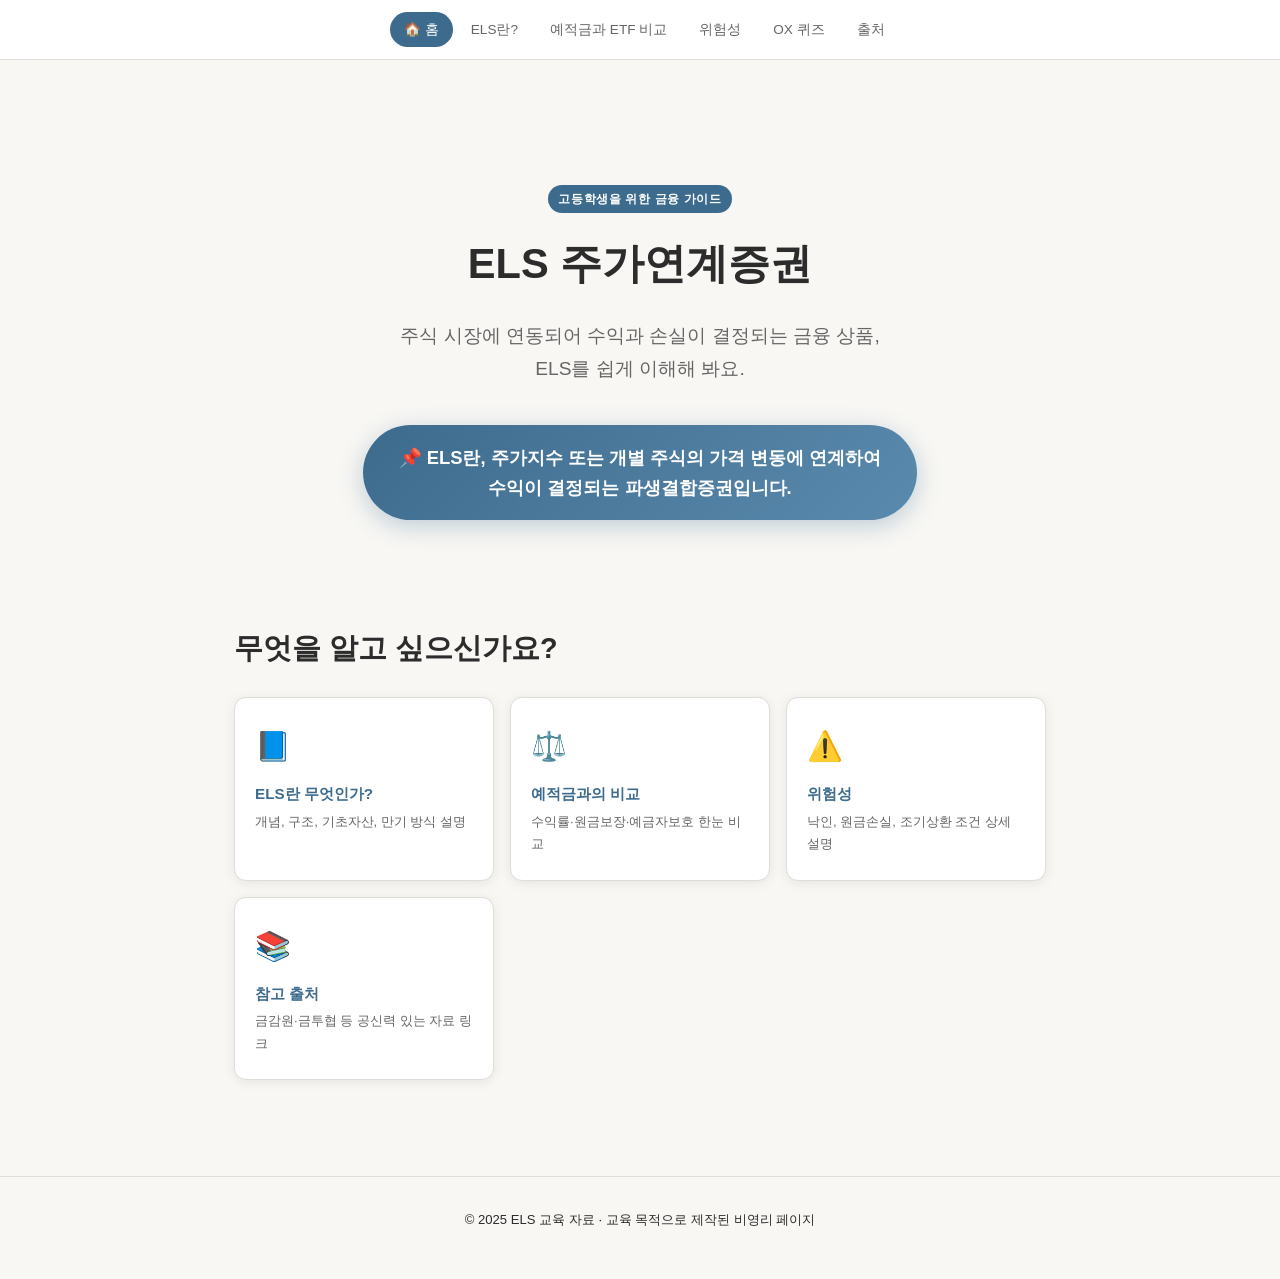
<file: frontend/index.html>
<!DOCTYPE html>
<html lang="ko">
<head>
  <meta charset="UTF-8" />
  <meta name="viewport" content="width=device-width, initial-scale=1.0" />
  <title>ELS 주가연계증권 완전 정복</title>
  <link rel="stylesheet" href="css/style.css" />
</head>
<body>

<nav>
  <ul>
    <li><a href="index.html">🏠 홈</a></li>
    <li><a href="WhatIsEls.html">ELS란?</a></li>
    <li><a href="Compare.html">예적금과 ETF 비교</a></li>
    <li><a href="Risks.html">위험성</a></li>
    <li><a href="Quiz.html">OX 퀴즈</a></li>
    <li><a href="References.html">출처</a></li>
  </ul>
</nav>

<div class="page">
  <div class="hero">
    <div class="tag">고등학생을 위한 금융 가이드</div>
    <h1>ELS 주가연계증권<br></h1>
    <p class="subtitle">주식 시장에 연동되어 수익과 손실이 결정되는 금융 상품,<br>ELS를 쉽게 이해해 봐요.</p>
    <div class="hero-badge">
      📌 ELS란, 주가지수 또는 개별 주식의 가격 변동에 연계하여<br>
      수익이 결정되는 <strong>파생결합증권</strong>입니다.
    </div>
  </div>

  <h2>무엇을 알고 싶으신가요?</h2>
  <div class="nav-cards">
    <a class="nav-card" href="WhatIsEls.html">
      <div class="nc-icon">📘</div>
      <h3>ELS란 무엇인가?</h3>
      <p>개념, 구조, 기초자산, 만기 방식 설명</p>
    </a>
    <a class="nav-card" href="Compare.html">
      <div class="nc-icon">⚖️</div>
      <h3>예적금과의 비교</h3>
      <p>수익률·원금보장·예금자보호 한눈 비교</p>
    </a>
    <a class="nav-card" href="Risks.html">
      <div class="nc-icon">⚠️</div>
      <h3>위험성</h3>
      <p>낙인, 원금손실, 조기상환 조건 상세 설명</p>
    </a>
    <a class="nav-card" href="References.html">
      <div class="nc-icon">📚</div>
      <h3>참고 출처</h3>
      <p>금감원·금투협 등 공신력 있는 자료 링크</p>
    </a>
  </div>
</div>

<footer>
  <p>© 2025 ELS 교육 자료 · 교육 목적으로 제작된 비영리 페이지</p>
</footer>

<script src="js/main.js"></script>
</body>
</html>
</file>
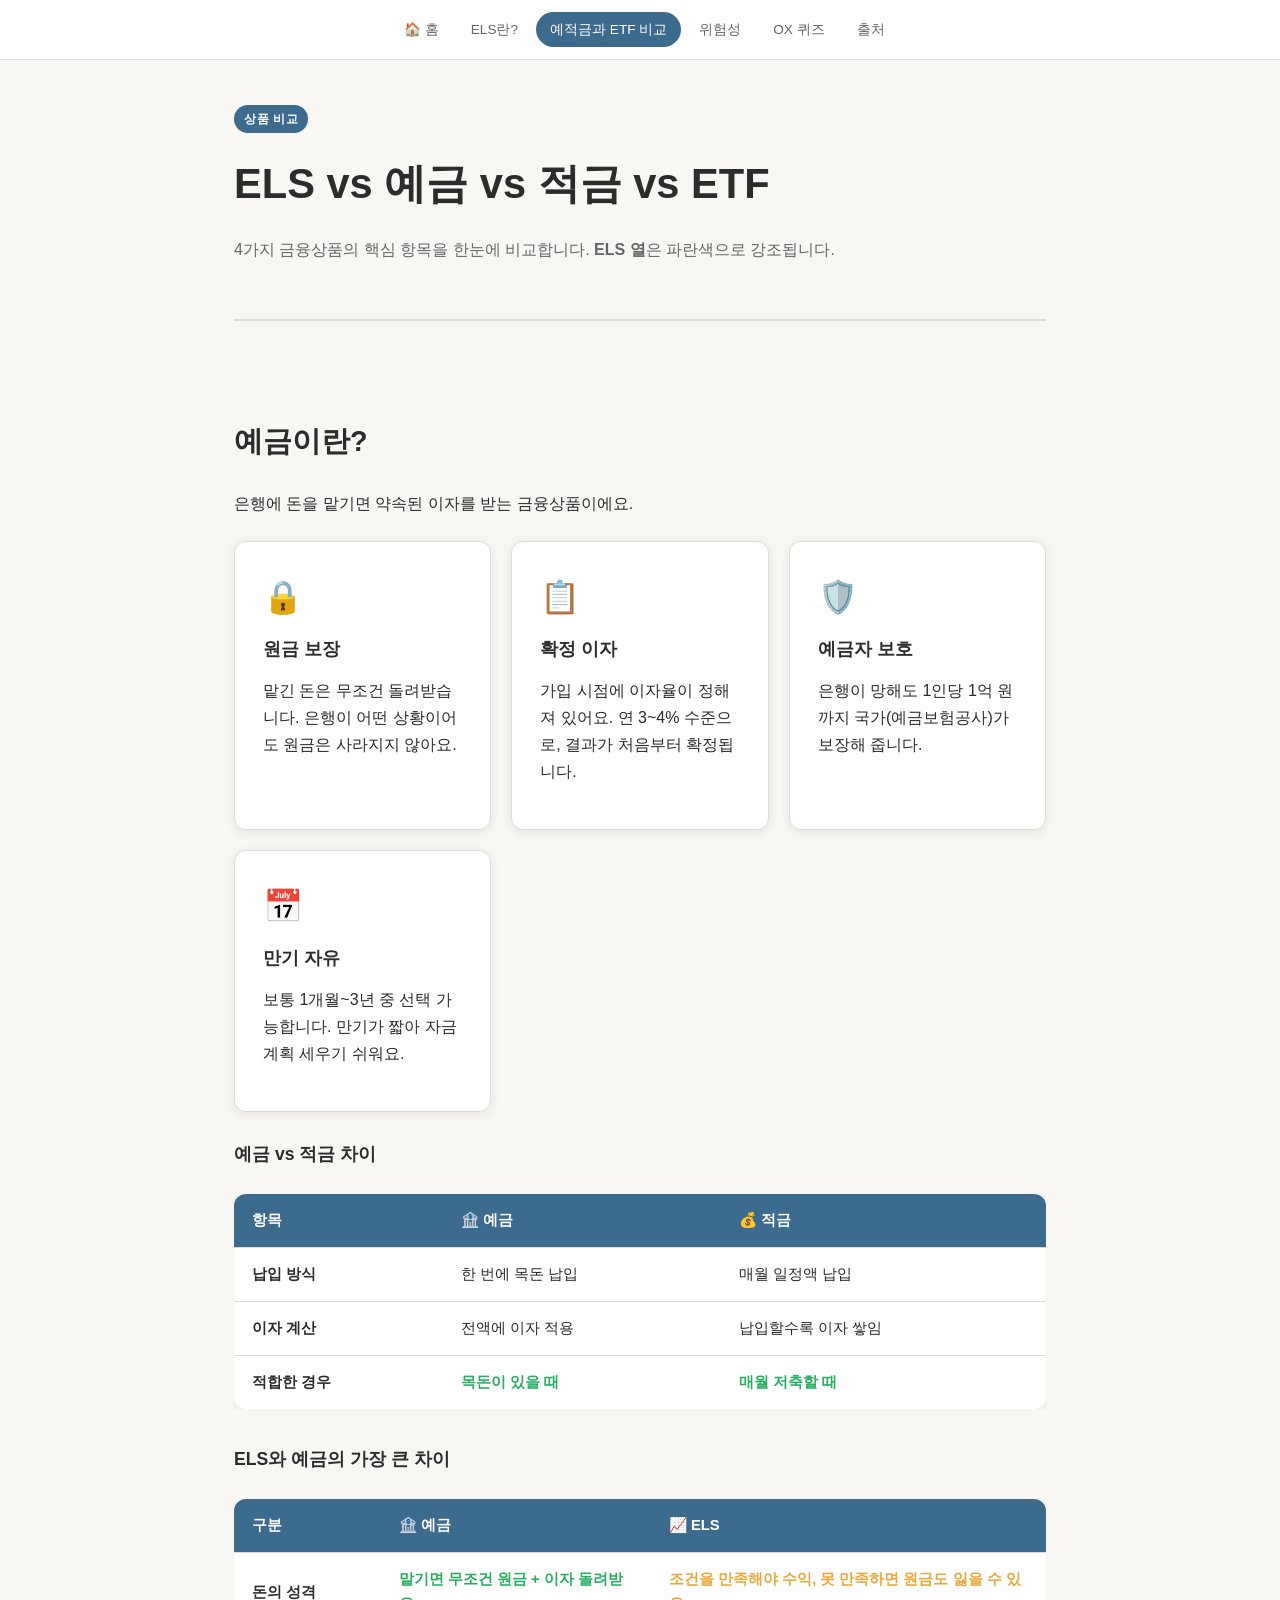
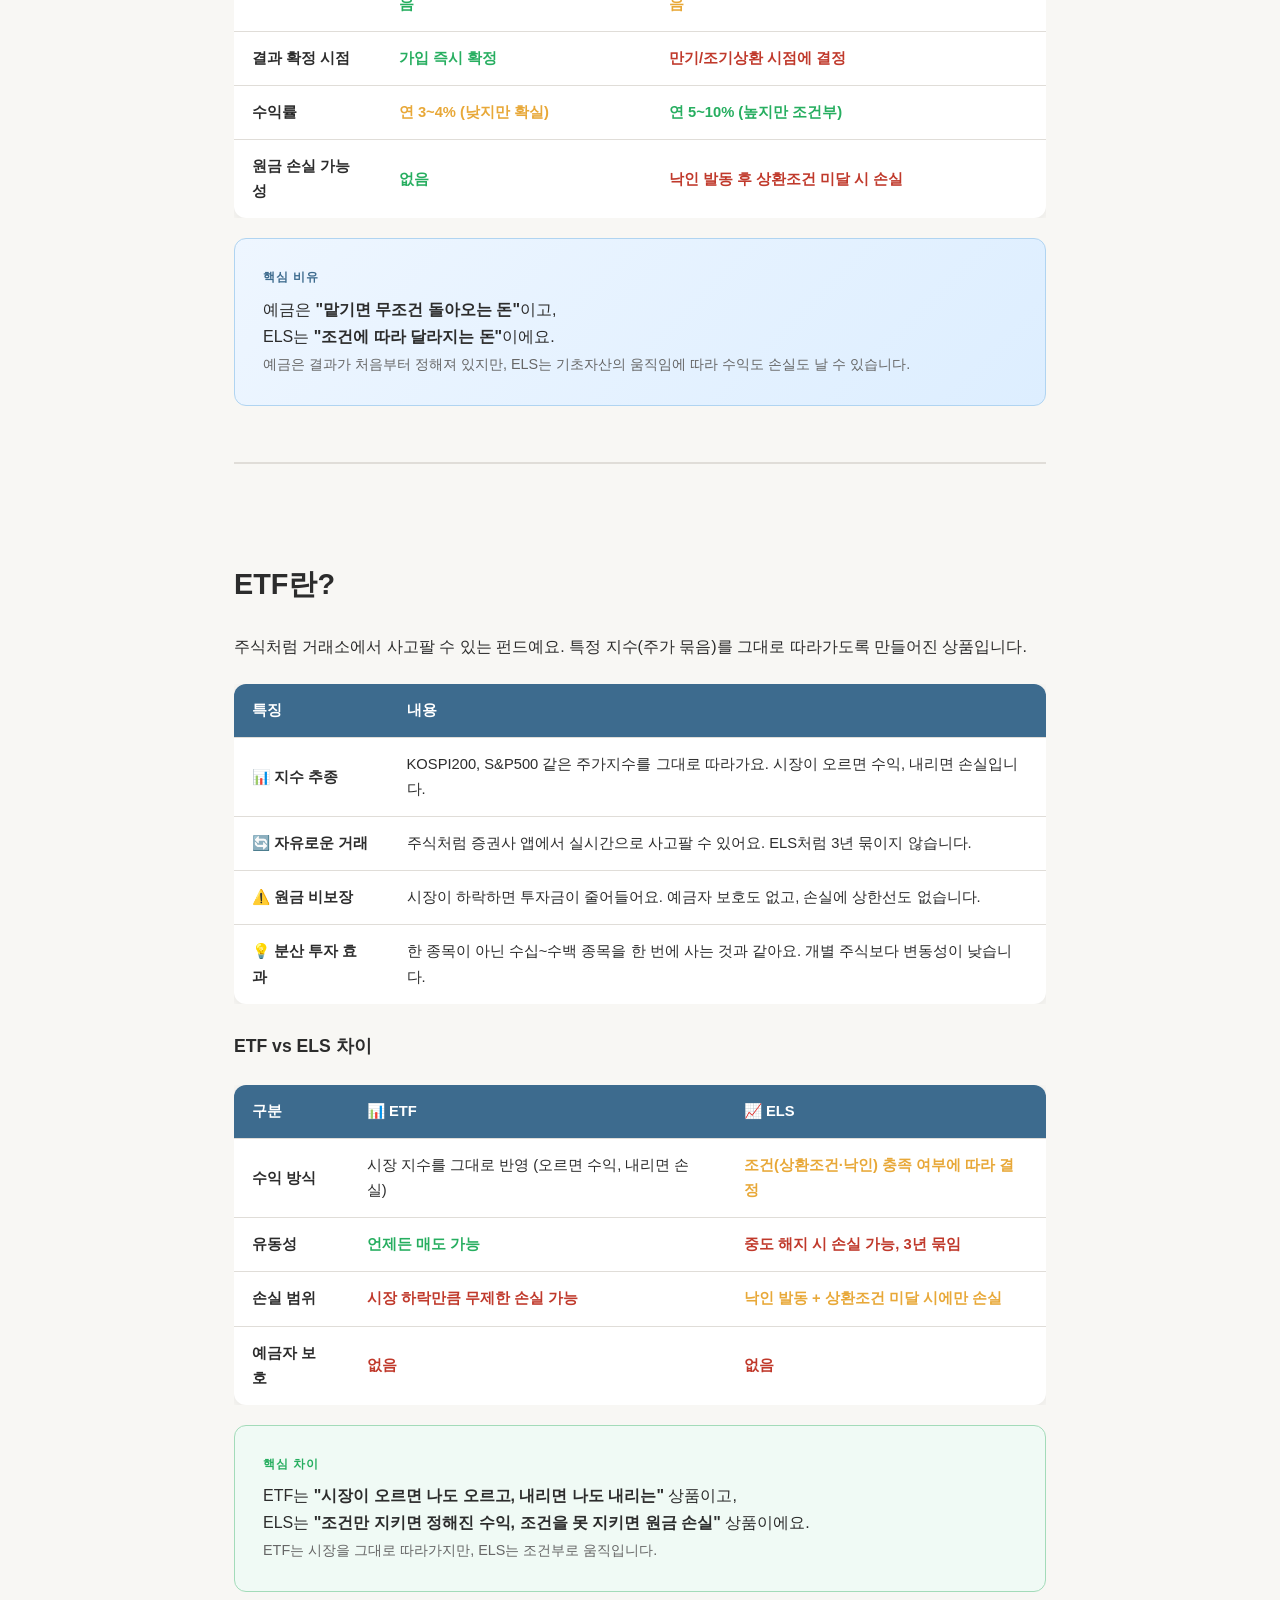
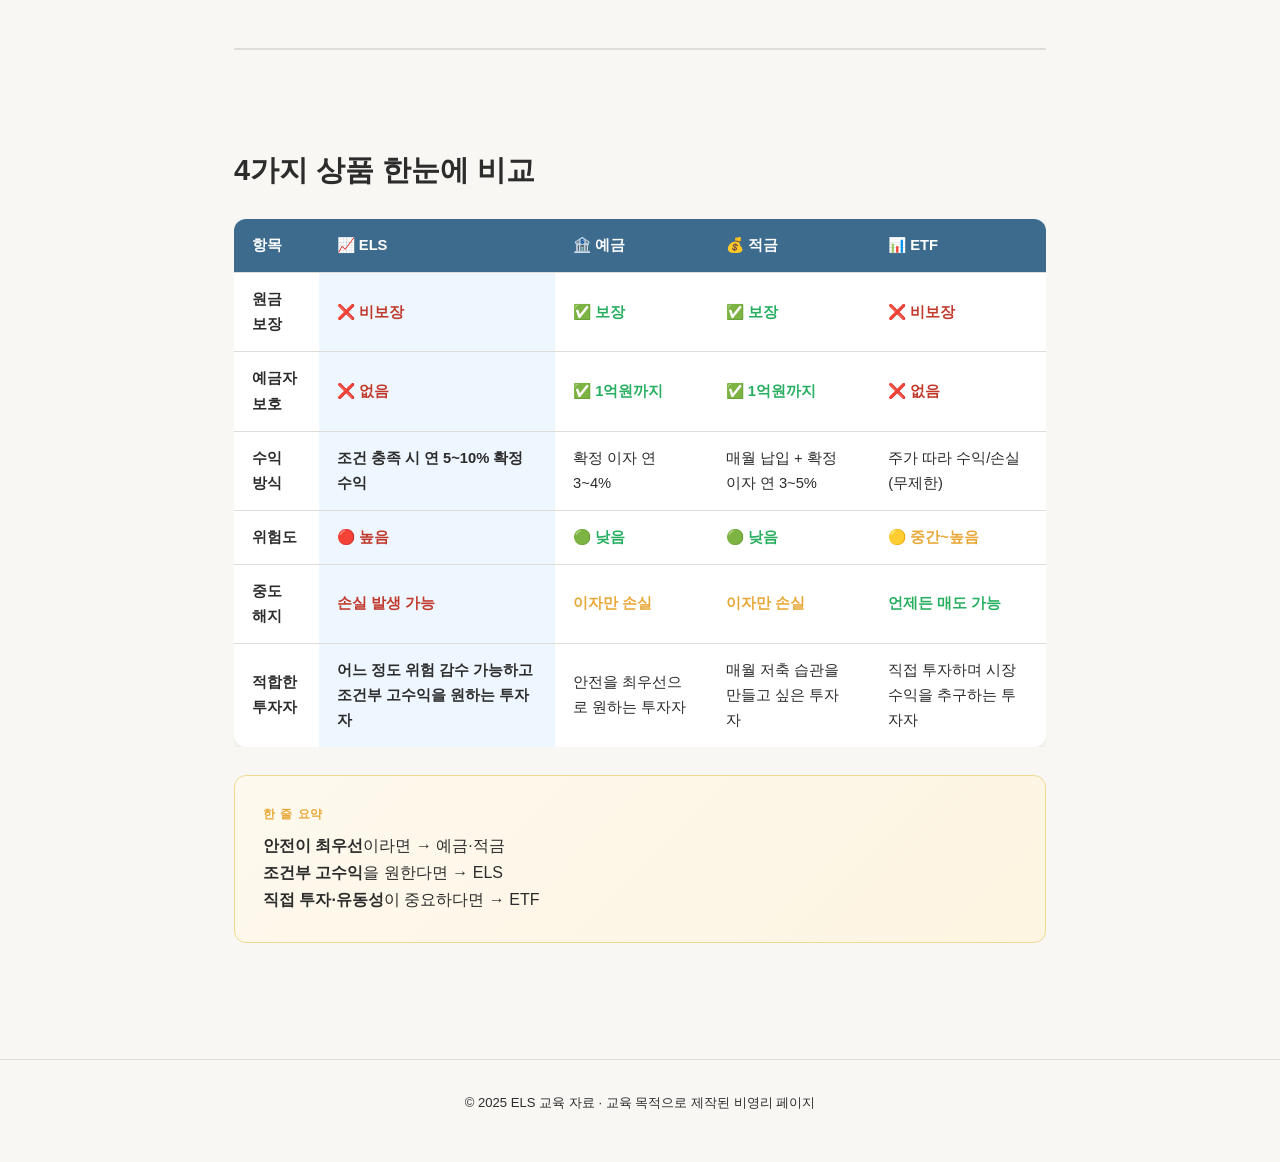
<file: frontend/Compare.html>
<!DOCTYPE html>
<html lang="ko">
<head>
  <meta charset="UTF-8" />
  <meta name="viewport" content="width=device-width, initial-scale=1.0" />
  <title>예적금·ETF 비교 — ELS 완전 정복</title>
  <link rel="stylesheet" href="css/style.css" />
  <style>
    .compare-table th.highlight {
      background: var(--primary);
      color: #fff;
    }
    .compare-table td.highlight {
      background: #eef6ff;
      font-weight: 600;
    }
    .risk-high  { color: var(--danger); font-weight: 700; }
    .risk-mid   { color: var(--accent); font-weight: 700; }
    .risk-low   { color: #27ae60;       font-weight: 700; }
    .section-block {
      border-top: 2px solid var(--border);
      margin-top: 56px;
      padding-top: 48px;
    }
    .section-block:first-of-type {
      border-top: none;
      margin-top: 0;
      padding-top: 0;
    }
  </style>
</head>
<body>

<nav>
  <ul>
    <li><a href="index.html">🏠 홈</a></li>
    <li><a href="WhatIsEls.html">ELS란?</a></li>
    <li><a href="Compare.html" class="active">예적금과 ETF 비교</a></li>
    <li><a href="Risks.html">위험성</a></li>
    <li><a href="Quiz.html">OX 퀴즈</a></li>
    <li><a href="References.html">출처</a></li>
  </ul>
</nav>

<div class="page">

  <div class="section-block">
  <div class="tag">상품 비교</div>
  <h1>ELS vs 예금 vs 적금 vs ETF</h1>
  <p style="margin-top:16px;color:var(--text-muted);">
    4가지 금융상품의 핵심 항목을 한눈에 비교합니다. <strong>ELS 열</strong>은 파란색으로 강조됩니다.
  </p>
  </div><!-- /section: 소개 -->

  <div class="section-block">
  <!-- 예금이란? -->
  <h2>예금이란?</h2>
  <p style="margin-bottom:20px;">은행에 돈을 맡기면 약속된 이자를 받는 금융상품이에요.</p>

  <div class="card-grid" style="grid-template-columns:repeat(auto-fit,minmax(200px,1fr));margin-bottom:28px;">
    <div class="card">
      <div class="card-icon">🔒</div>
      <h3>원금 보장</h3>
      <p>맡긴 돈은 무조건 돌려받습니다. 은행이 어떤 상황이어도 원금은 사라지지 않아요.</p>
    </div>
    <div class="card">
      <div class="card-icon">📋</div>
      <h3>확정 이자</h3>
      <p>가입 시점에 이자율이 정해져 있어요. 연 3~4% 수준으로, 결과가 처음부터 확정됩니다.</p>
    </div>
    <div class="card">
      <div class="card-icon">🛡️</div>
      <h3>예금자 보호</h3>
      <p>은행이 망해도 1인당 1억 원까지 국가(예금보험공사)가 보장해 줍니다.</p>
    </div>
    <div class="card">
      <div class="card-icon">📅</div>
      <h3>만기 자유</h3>
      <p>보통 1개월~3년 중 선택 가능합니다. 만기가 짧아 자금 계획 세우기 쉬워요.</p>
    </div>
  </div>

  <h3 style="margin-bottom:12px;">예금 vs 적금 차이</h3>
  <div class="compare-wrap">
    <table>
      <thead>
        <tr><th>항목</th><th>🏦 예금</th><th>💰 적금</th></tr>
      </thead>
      <tbody>
        <tr><td>납입 방식</td><td>한 번에 목돈 납입</td><td>매월 일정액 납입</td></tr>
        <tr><td>이자 계산</td><td>전액에 이자 적용</td><td>납입할수록 이자 쌓임</td></tr>
        <tr><td>적합한 경우</td><td class="good">목돈이 있을 때</td><td class="good">매월 저축할 때</td></tr>
      </tbody>
    </table>
  </div>

  <h3 style="margin-top:36px;margin-bottom:12px;">ELS와 예금의 가장 큰 차이</h3>
  <div class="compare-wrap">
    <table>
      <thead>
        <tr><th>구분</th><th>🏦 예금</th><th class="highlight">📈 ELS</th></tr>
      </thead>
      <tbody>
        <tr>
          <td>돈의 성격</td>
          <td class="good">맡기면 <strong>무조건</strong> 원금 + 이자 돌려받음</td>
          <td class="highlight mid">조건을 만족해야 수익, 못 만족하면 원금도 잃을 수 있음</td>
        </tr>
        <tr>
          <td>결과 확정 시점</td>
          <td class="good">가입 즉시 확정</td>
          <td class="highlight bad">만기/조기상환 시점에 결정</td>
        </tr>
        <tr>
          <td>수익률</td>
          <td class="mid">연 3~4% (낮지만 확실)</td>
          <td class="highlight good">연 5~10% (높지만 조건부)</td>
        </tr>
        <tr>
          <td>원금 손실 가능성</td>
          <td class="good">없음</td>
          <td class="highlight bad">낙인 발동 후 상환조건 미달 시 손실</td>
        </tr>
      </tbody>
    </table>
  </div>

  <div class="analogy-box blue" style="margin-top:20px;">
    <div class="label">핵심 비유</div>
    <p>
      예금은 <strong>"맡기면 무조건 돌아오는 돈"</strong>이고,<br>
      ELS는 <strong>"조건에 따라 달라지는 돈"</strong>이에요.<br>
      <span style="font-size:0.9rem;color:var(--text-muted);">예금은 결과가 처음부터 정해져 있지만, ELS는 기초자산의 움직임에 따라 수익도 손실도 날 수 있습니다.</span>
    </p>
  </div>

  </div><!-- /section: 예금이란? -->

  <div class="section-block">
  <!-- ETF란? -->
  <h2>ETF란?</h2>
  <p style="margin-bottom:20px;">주식처럼 거래소에서 사고팔 수 있는 펀드예요. 특정 지수(주가 묶음)를 그대로 따라가도록 만들어진 상품입니다.</p>

  <div class="compare-wrap" style="margin-bottom:28px;">
    <table>
      <thead>
        <tr><th>특징</th><th>내용</th></tr>
      </thead>
      <tbody>
        <tr>
          <td>📊 지수 추종</td>
          <td>KOSPI200, S&amp;P500 같은 주가지수를 그대로 따라가요. 시장이 오르면 수익, 내리면 손실입니다.</td>
        </tr>
        <tr>
          <td>🔄 자유로운 거래</td>
          <td>주식처럼 증권사 앱에서 실시간으로 사고팔 수 있어요. ELS처럼 3년 묶이지 않습니다.</td>
        </tr>
        <tr>
          <td>⚠️ 원금 비보장</td>
          <td>시장이 하락하면 투자금이 줄어들어요. 예금자 보호도 없고, 손실에 상한선도 없습니다.</td>
        </tr>
        <tr>
          <td>💡 분산 투자 효과</td>
          <td>한 종목이 아닌 수십~수백 종목을 한 번에 사는 것과 같아요. 개별 주식보다 변동성이 낮습니다.</td>
        </tr>
      </tbody>
    </table>
  </div>

  <h3 style="margin-bottom:12px;">ETF vs ELS 차이</h3>
  <div class="compare-wrap">
    <table>
      <thead>
        <tr><th>구분</th><th>📊 ETF</th><th class="highlight">📈 ELS</th></tr>
      </thead>
      <tbody>
        <tr>
          <td>수익 방식</td>
          <td>시장 지수를 그대로 반영 (오르면 수익, 내리면 손실)</td>
          <td class="highlight mid">조건(상환조건·낙인) 충족 여부에 따라 결정</td>
        </tr>
        <tr>
          <td>유동성</td>
          <td class="good">언제든 매도 가능</td>
          <td class="highlight bad">중도 해지 시 손실 가능, 3년 묶임</td>
        </tr>
        <tr>
          <td>손실 범위</td>
          <td class="bad">시장 하락만큼 무제한 손실 가능</td>
          <td class="highlight mid">낙인 발동 + 상환조건 미달 시에만 손실</td>
        </tr>
        <tr>
          <td>예금자 보호</td>
          <td class="bad">없음</td>
          <td class="highlight bad">없음</td>
        </tr>
      </tbody>
    </table>
  </div>

  <div class="analogy-box green" style="margin-top:20px;">
    <div class="label">핵심 차이</div>
    <p>
      ETF는 <strong>"시장이 오르면 나도 오르고, 내리면 나도 내리는"</strong> 상품이고,<br>
      ELS는 <strong>"조건만 지키면 정해진 수익, 조건을 못 지키면 원금 손실"</strong> 상품이에요.<br>
      <span style="font-size:0.9rem;color:var(--text-muted);">ETF는 시장을 그대로 따라가지만, ELS는 조건부로 움직입니다.</span>
    </p>
  </div>

  </div><!-- /section: ETF란? -->

  <div class="section-block">
  <h2>4가지 상품 한눈에 비교</h2>
  <div class="compare-wrap" style="margin-top:16px;">
    <table class="compare-table">
      <thead>
        <tr>
          <th>항목</th>
          <th class="highlight">📈 ELS</th>
          <th>🏦 예금</th>
          <th>💰 적금</th>
          <th>📊 ETF</th>
        </tr>
      </thead>
      <tbody>
        <tr>
          <td>원금 보장</td>
          <td class="highlight bad">❌ 비보장</td>
          <td class="good">✅ 보장</td>
          <td class="good">✅ 보장</td>
          <td class="bad">❌ 비보장</td>
        </tr>
        <tr>
          <td>예금자 보호</td>
          <td class="highlight bad">❌ 없음</td>
          <td class="good">✅ 1억원까지</td>
          <td class="good">✅ 1억원까지</td>
          <td class="bad">❌ 없음</td>
        </tr>
        <tr>
          <td>수익 방식</td>
          <td class="highlight">조건 충족 시 연 5~10% 확정 수익</td>
          <td>확정 이자 연 3~4%</td>
          <td>매월 납입 + 확정 이자 연 3~5%</td>
          <td>주가 따라 수익/손실 (무제한)</td>
        </tr>
        <tr>
          <td>위험도</td>
          <td class="highlight risk-high">🔴 높음</td>
          <td class="risk-low">🟢 낮음</td>
          <td class="risk-low">🟢 낮음</td>
          <td class="risk-mid">🟡 중간~높음</td>
        </tr>
        <tr>
          <td>중도 해지</td>
          <td class="highlight bad">손실 발생 가능</td>
          <td class="mid">이자만 손실</td>
          <td class="mid">이자만 손실</td>
          <td class="good">언제든 매도 가능</td>
        </tr>
        <tr>
          <td>적합한 투자자</td>
          <td class="highlight">어느 정도 위험 감수 가능하고 조건부 고수익을 원하는 투자자</td>
          <td>안전을 최우선으로 원하는 투자자</td>
          <td>매월 저축 습관을 만들고 싶은 투자자</td>
          <td>직접 투자하며 시장 수익을 추구하는 투자자</td>
        </tr>
      </tbody>
    </table>
  </div>

  <div class="analogy-box" style="margin-top:28px;">
    <div class="label">한 줄 요약</div>
    <p>
      <strong>안전이 최우선</strong>이라면 → 예금·적금<br>
      <strong>조건부 고수익</strong>을 원한다면 → ELS<br>
      <strong>직접 투자·유동성</strong>이 중요하다면 → ETF
    </p>
  </div>
  </div><!-- /section: 4상품비교 -->

</div>

<footer>
  <p>© 2025 ELS 교육 자료 · 교육 목적으로 제작된 비영리 페이지</p>
</footer>

<script src="js/main.js"></script>
</body>
</html>
</file>
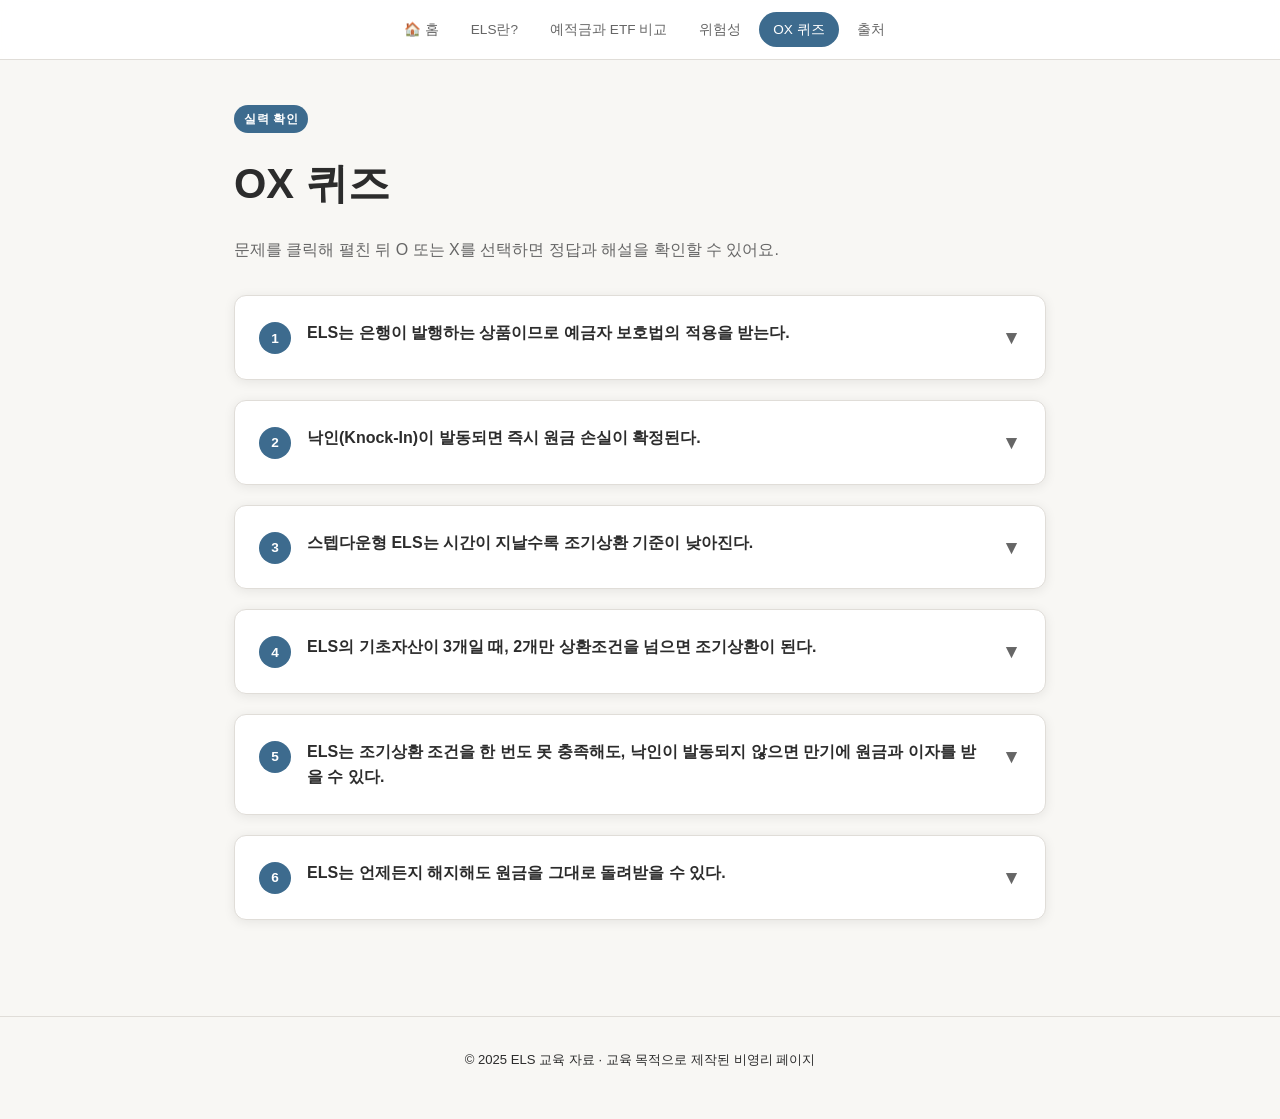
<file: frontend/Quiz.html>
<!DOCTYPE html>
<html lang="ko">
<head>
  <meta charset="UTF-8" />
  <meta name="viewport" content="width=device-width, initial-scale=1.0" />
  <title>OX 퀴즈 — ELS 완전 정복</title>
  <link rel="stylesheet" href="css/style.css" />
  <link rel="stylesheet" href="css/Quiz.css" />
</head>
<body>

<nav>
  <ul>
    <li><a href="index.html">🏠 홈</a></li>
    <li><a href="WhatIsEls.html">ELS란?</a></li>
    <li><a href="Compare.html">예적금과 ETF 비교</a></li>
    <li><a href="Risks.html">위험성</a></li>
    <li><a href="Quiz.html">OX 퀴즈</a></li>
    <li><a href="References.html">출처</a></li>
  </ul>
</nav>

<div class="page">
  <div class="tag">실력 확인</div>
  <h1>OX 퀴즈</h1>
  <p style="margin-top:16px;color:var(--text-muted)">
    문제를 클릭해 펼친 뒤 O 또는 X를 선택하면 정답과 해설을 확인할 수 있어요.
  </p>

  <!--
    ========================================================
    퀴즈 작성 가이드
    ─────────────────────────────────────────────────────────
    각 .quiz-item 의 data-answer 에 정답을 "O" 또는 "X" 로 입력.

    .quiz-text        → 문제 텍스트
    .answer-label     → 정답 표기 ("O 정답" / "X 정답"), class도 O 또는 X 로 변경
    .quiz-answer 의 <p> → 해설 텍스트
    ========================================================
  -->

  <div class="quiz-list" id="quiz-list">

    <!-- Q1 -->
    <div class="quiz-item" data-answer="X">
      <div class="quiz-question">
        <span class="quiz-num">1</span>
        <span class="quiz-text">ELS는 은행이 발행하는 상품이므로 예금자 보호법의 적용을 받는다.</span>
        <span class="quiz-toggle">▼</span>
      </div>
      <div class="quiz-buttons">
        <button class="btn-ox O">O</button>
        <button class="btn-ox X">X</button>
      </div>
      <div class="quiz-answer">
        <div class="answer-label X">X 정답</div>
        <p>ELS는 은행이 아닌 <strong>증권사</strong>가 발행하는 상품입니다. 예금자 보호법은 은행·저축은행 등의 예금에만 적용되며, ELS는 보호 대상이 아닙니다. 증권사가 파산하면 원금을 돌려받지 못할 수 있습니다.</p>
      </div>
    </div>

    <!-- Q2 -->
    <div class="quiz-item" data-answer="X">
      <div class="quiz-question">
        <span class="quiz-num">2</span>
        <span class="quiz-text">낙인(Knock-In)이 발동되면 즉시 원금 손실이 확정된다.</span>
        <span class="quiz-toggle">▼</span>
      </div>
      <div class="quiz-buttons">
        <button class="btn-ox O">O</button>
        <button class="btn-ox X">X</button>
      </div>
      <div class="quiz-answer">
        <div class="answer-label X">X 정답</div>
        <p>낙인이 발동되어도 이후 평가일에 <strong>상환조건을 충족하면 원금과 이자를 정상 수령</strong>할 수 있습니다. 손실이 확정되는 건 "낙인 발동 + 만기까지 상환조건을 단 한 번도 못 넘긴" 경우에만 해당합니다.</p>
      </div>
    </div>

    <!-- Q3 -->
    <div class="quiz-item" data-answer="O">
      <div class="quiz-question">
        <span class="quiz-num">3</span>
        <span class="quiz-text">스텝다운형 ELS는 시간이 지날수록 조기상환 기준이 낮아진다.</span>
        <span class="quiz-toggle">▼</span>
      </div>
      <div class="quiz-buttons">
        <button class="btn-ox O">O</button>
        <button class="btn-ox X">X</button>
      </div>
      <div class="quiz-answer">
        <div class="answer-label O">O 정답</div>
        <p>스텝다운(Step-Down)형은 6개월마다 상환조건이 점점 낮아지는 구조입니다. 예를 들어 95→90→85→85→80→75처럼 기준이 내려가기 때문에 후반으로 갈수록 조기상환이 쉬워집니다.</p>
      </div>
    </div>

    <!-- Q4 -->
    <div class="quiz-item" data-answer="X">
      <div class="quiz-question">
        <span class="quiz-num">4</span>
        <span class="quiz-text">ELS의 기초자산이 3개일 때, 2개만 상환조건을 넘으면 조기상환이 된다.</span>
        <span class="quiz-toggle">▼</span>
      </div>
      <div class="quiz-buttons">
        <button class="btn-ox O">O</button>
        <button class="btn-ox X">X</button>
      </div>
      <div class="quiz-answer">
        <div class="answer-label X">X 정답</div>
        <p>기초자산이 3개인 ELS는 <strong>3개 모두</strong> 상환조건을 충족해야 조기상환됩니다. 하나라도 기준 미달이면 조기상환이 이루어지지 않고 다음 평가일로 넘어갑니다.</p>
      </div>
    </div>

    <!-- Q5 -->
    <div class="quiz-item" data-answer="O">
      <div class="quiz-question">
        <span class="quiz-num">5</span>
        <span class="quiz-text">ELS는 조기상환 조건을 한 번도 못 충족해도, 낙인이 발동되지 않으면 만기에 원금과 이자를 받을 수 있다.</span>
        <span class="quiz-toggle">▼</span>
      </div>
      <div class="quiz-buttons">
        <button class="btn-ox O">O</button>
        <button class="btn-ox X">X</button>
      </div>
      <div class="quiz-answer">
        <div class="answer-label O">O 정답</div>
        <p>낙인이 한 번도 발동되지 않았다면, 만기 상환조건을 넘지 못해도 <strong>원금과 이자를 전액 수령</strong>합니다. 조기상환 실패 ≠ 손실입니다. 손실이 나는 건 오직 "낙인 발동 + 만기까지 상환조건 미달" 조합일 때입니다.</p>
      </div>
    </div>

    <!-- Q6 -->
    <div class="quiz-item" data-answer="X">
      <div class="quiz-question">
        <span class="quiz-num">6</span>
        <span class="quiz-text">ELS는 언제든지 해지해도 원금을 그대로 돌려받을 수 있다.</span>
        <span class="quiz-toggle">▼</span>
      </div>
      <div class="quiz-buttons">
        <button class="btn-ox O">O</button>
        <button class="btn-ox X">X</button>
      </div>
      <div class="quiz-answer">
        <div class="answer-label X">X 정답</div>
        <p>ELS를 만기 전에 중도 해지하면 그 시점의 <strong>시장 가격 기준으로 정산</strong>됩니다. 시장 상황에 따라 원금보다 적게 받을 수 있어요. 예금처럼 이자만 손해보는 게 아니라 <strong>원금 손실이 발생</strong>할 수 있습니다.</p>
      </div>
    </div>

  </div><!-- /quiz-list -->

  <!-- 점수판 (전체 답변 후 노출) -->
  <div class="score-board" id="score-board">
    <div style="font-size:1rem;opacity:0.85">최종 점수</div>
    <div class="score-num" id="score-text">0 / 6</div>
    <div class="score-msg" id="score-msg"></div>
    <button class="btn-retry" id="btn-retry">다시 풀기</button>
  </div>
</div>

<footer>
  <p>© 2025 ELS 교육 자료 · 교육 목적으로 제작된 비영리 페이지</p>
</footer>

<script src="js/main.js"></script>
<script src="js/Quiz.js"></script>
</body>
</html>
</file>
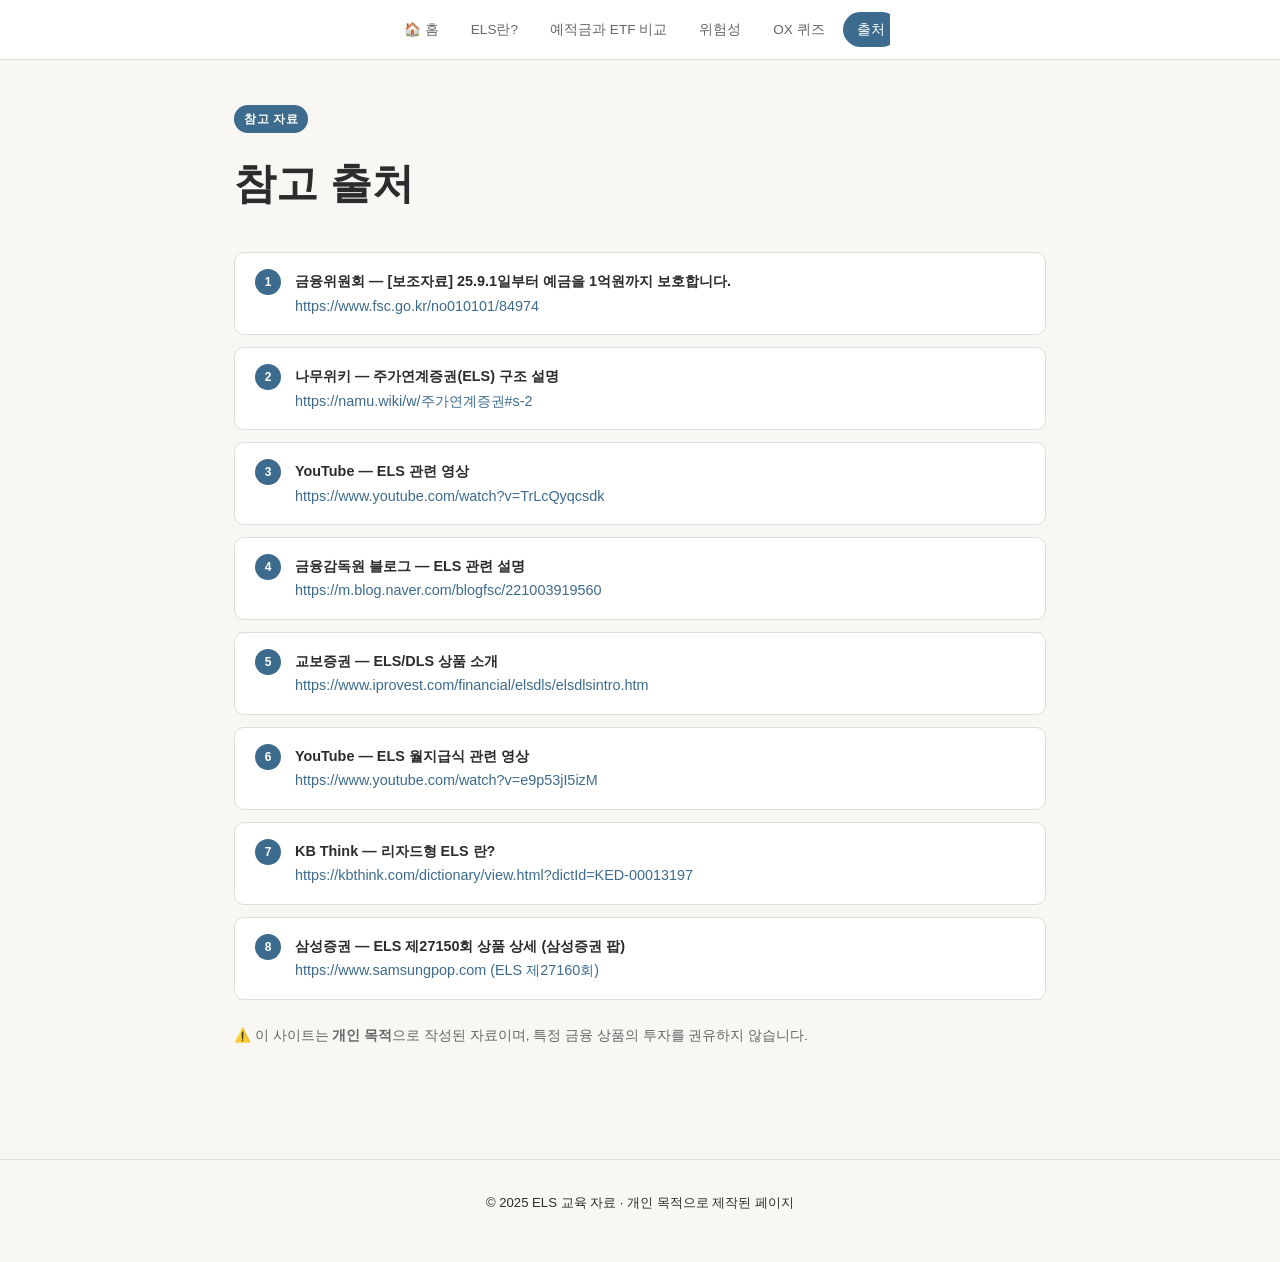
<file: frontend/References.html>
<!DOCTYPE html>
<html lang="ko">
<head>
  <meta charset="UTF-8" />
  <meta name="viewport" content="width=device-width, initial-scale=1.0" />
  <title>참고 출처 — ELS 완전 정복</title>
  <link rel="stylesheet" href="css/style.css" />
</head>
<body>

<nav>
  <ul>
    <li><a href="index.html">🏠 홈</a></li>
    <li><a href="WhatIsEls.html">ELS란?</a></li>
    <li><a href="Compare.html">예적금과 ETF 비교</a></li>
    <li><a href="Risks.html">위험성</a></li>
    <li><a href="Quiz.html">OX 퀴즈</a></li>
    <li><a href="References.html">출처</a></li>
  </ul>
</nav>

<div class="page">
  <div class="tag">참고 자료</div>
  <h1>참고 출처</h1>

  <ul class="ref-list" style="margin-top:32px;">
    <li>
      <div class="ref-num">1</div>
      <div>
        <strong>금융위원회 — [보조자료] 25.9.1일부터 예금을 1억원까지 보호합니다.</strong><br>
        <a href="https://www.fsc.go.kr/no010101/84974?srchCtgry=&curPage=&srchKey=&srchText=&srchBeginDt=&srchEndDt=" target="_blank" rel="noopener">
          https://www.fsc.go.kr/no010101/84974
        </a>
      </div>
    </li>
    <li>
      <div class="ref-num">2</div>
      <div>
        <strong>나무위키 — 주가연계증권(ELS) 구조 설명</strong><br>
        <a href="https://namu.wiki/w/%EC%A3%BC%EA%B0%80%EC%97%B0%EA%B3%84%EC%A6%9D%EA%B6%8C#s-2" target="_blank" rel="noopener">
          https://namu.wiki/w/주가연계증권#s-2
        </a>
      </div>
    </li>
    <li>
      <div class="ref-num">3</div>
      <div>
        <strong>YouTube — ELS 관련 영상</strong><br>
        <a href="https://www.youtube.com/watch?v=TrLcQyqcsdk" target="_blank" rel="noopener">
          https://www.youtube.com/watch?v=TrLcQyqcsdk
        </a>
      </div>
    </li>
    <li>
      <div class="ref-num">4</div>
      <div>
        <strong>금융감독원 블로그 — ELS 관련 설명</strong><br>
        <a href="https://m.blog.naver.com/blogfsc/221003919560" target="_blank" rel="noopener">
          https://m.blog.naver.com/blogfsc/221003919560
        </a>
      </div>
    </li>
    <li>
      <div class="ref-num">5</div>
      <div>
        <strong>교보증권 — ELS/DLS 상품 소개</strong><br>
        <a href="https://www.iprovest.com/financial/elsdls/elsdlsintro.htm" target="_blank" rel="noopener">
          https://www.iprovest.com/financial/elsdls/elsdlsintro.htm
        </a>
      </div>
    </li>
    <li>
      <div class="ref-num">6</div>
      <div>
        <strong>YouTube — ELS 월지급식 관련 영상</strong><br>
        <a href="https://www.youtube.com/watch?v=e9p53jI5izM" target="_blank" rel="noopener">
          https://www.youtube.com/watch?v=e9p53jI5izM
        </a>
      </div>
    </li>
    <li>
      <div class="ref-num">7</div>
      <div>
        <strong>KB Think — 리자드형 ELS 란?</strong><br>
        <a href="https://kbthink.com/dictionary/view.html?dictId=KED-00013197" target="_blank" rel="noopener">
          https://kbthink.com/dictionary/view.html?dictId=KED-00013197
        </a>
      </div>
    </li>
    <li>
      <div class="ref-num">8</div>
      <div>
        <strong>삼성증권 — ELS 제27150회 상품 상세 (삼성증권 팝)</strong><br>
        <a href="https://www.samsungpop.com/?MENU_CODE=M1400066332648&MENU_OPTION=%2Fux%2Fkor%2Ffinance%2Fels%2FsaleGoods%2Fsearch.do%3FisDetailShow%3DY%26isElsDls%3DY%26ISCD%3DKRS000268252%26detailISCDTYPE%3D2" target="_blank" rel="noopener">
          https://www.samsungpop.com (ELS 제27160회)
        </a>
      </div>
    </li>
  </ul>

  <p class="note">
    ⚠️ 이 사이트는 <strong>개인 목적</strong>으로 작성된 자료이며, 특정 금융 상품의 투자를 권유하지 않습니다.
  </p>
</div>

<footer>
  <p>© 2025 ELS 교육 자료 · 개인 목적으로 제작된 페이지</p>
</footer>

<script src="js/main.js"></script>
</body>
</html>
</file>
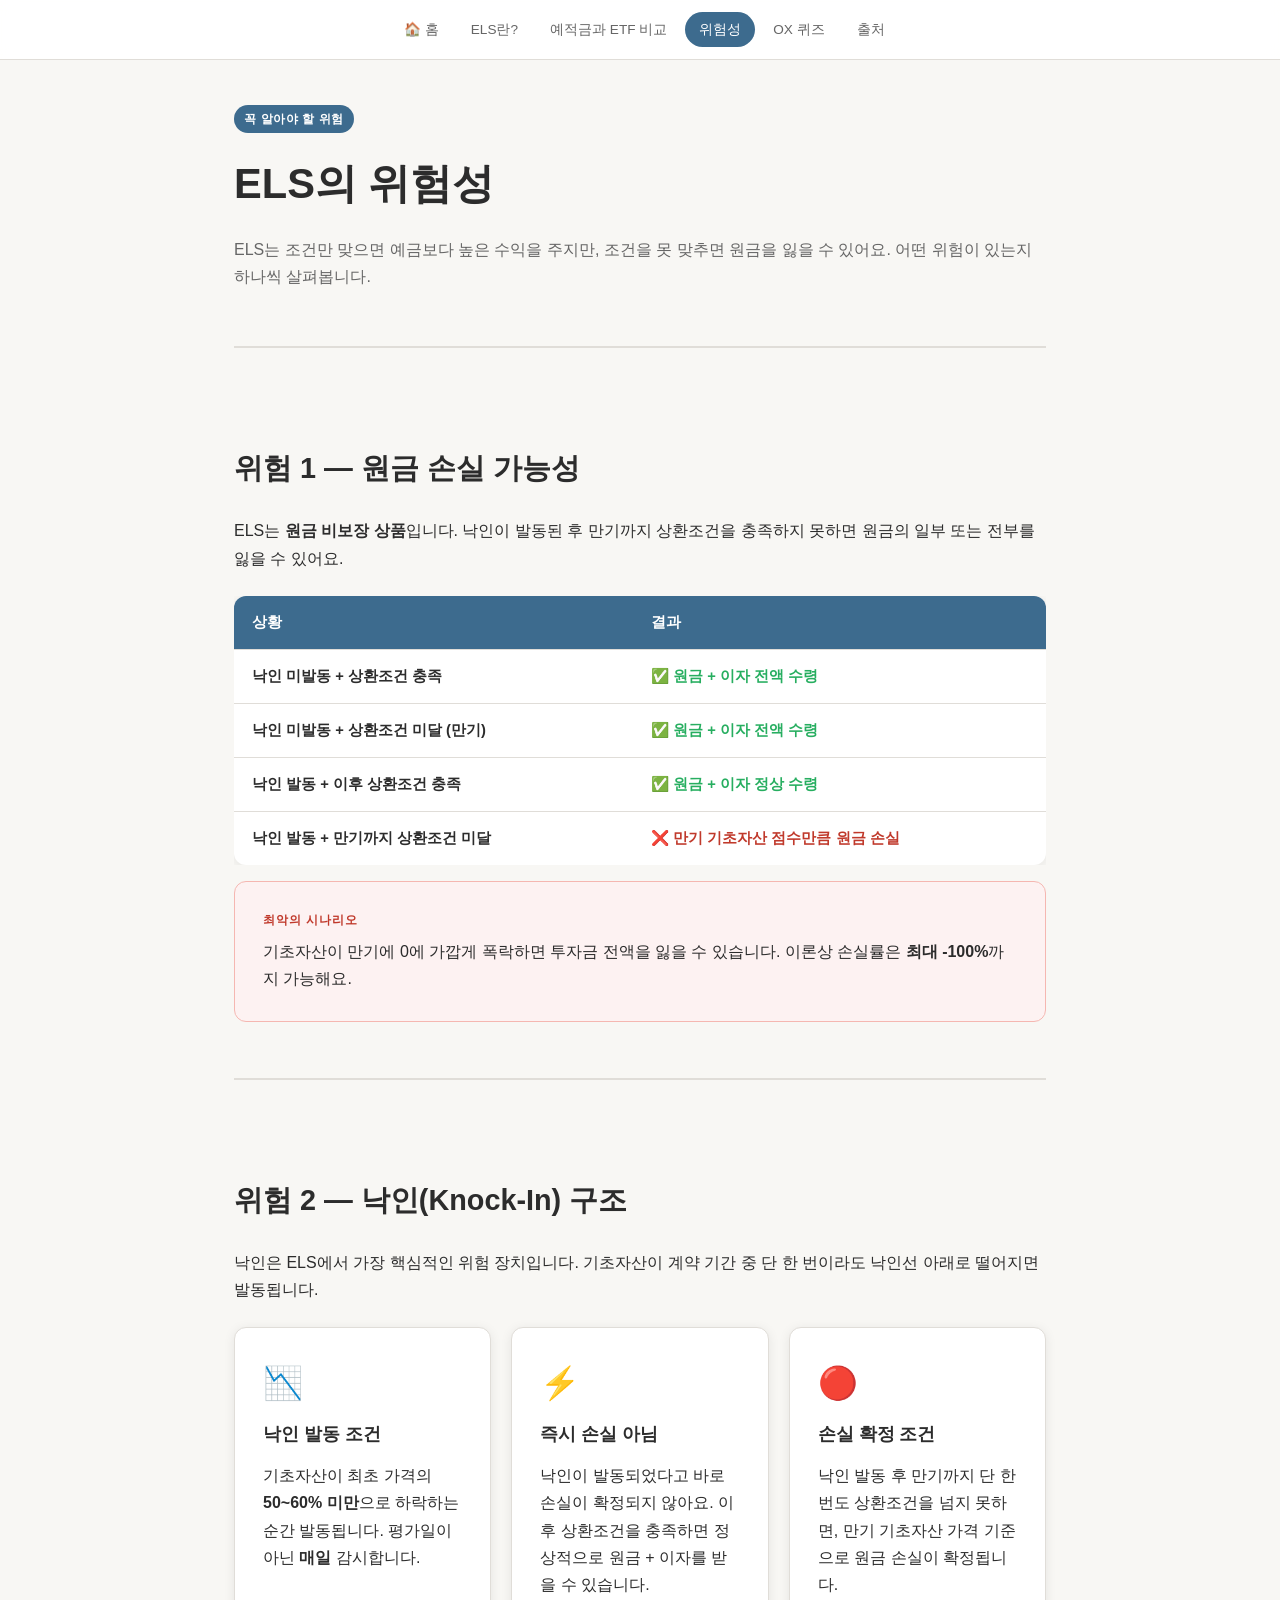
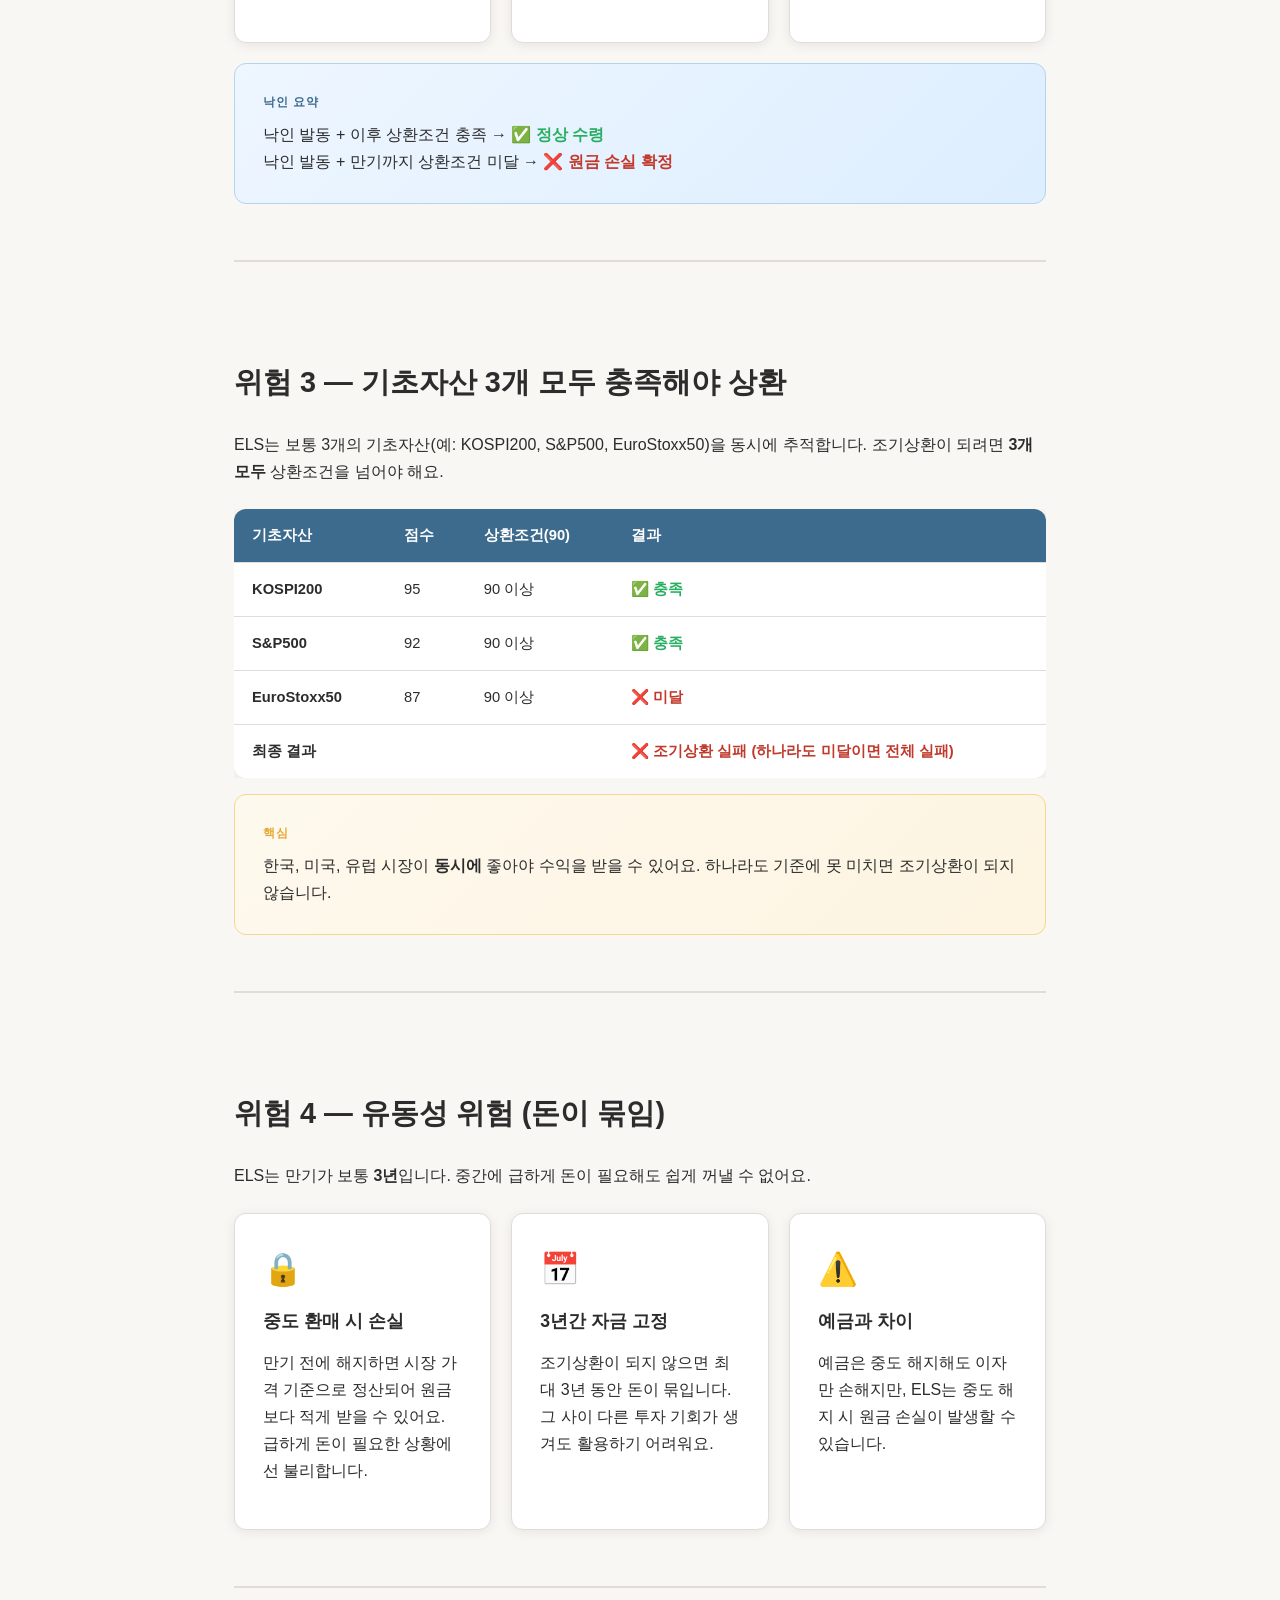
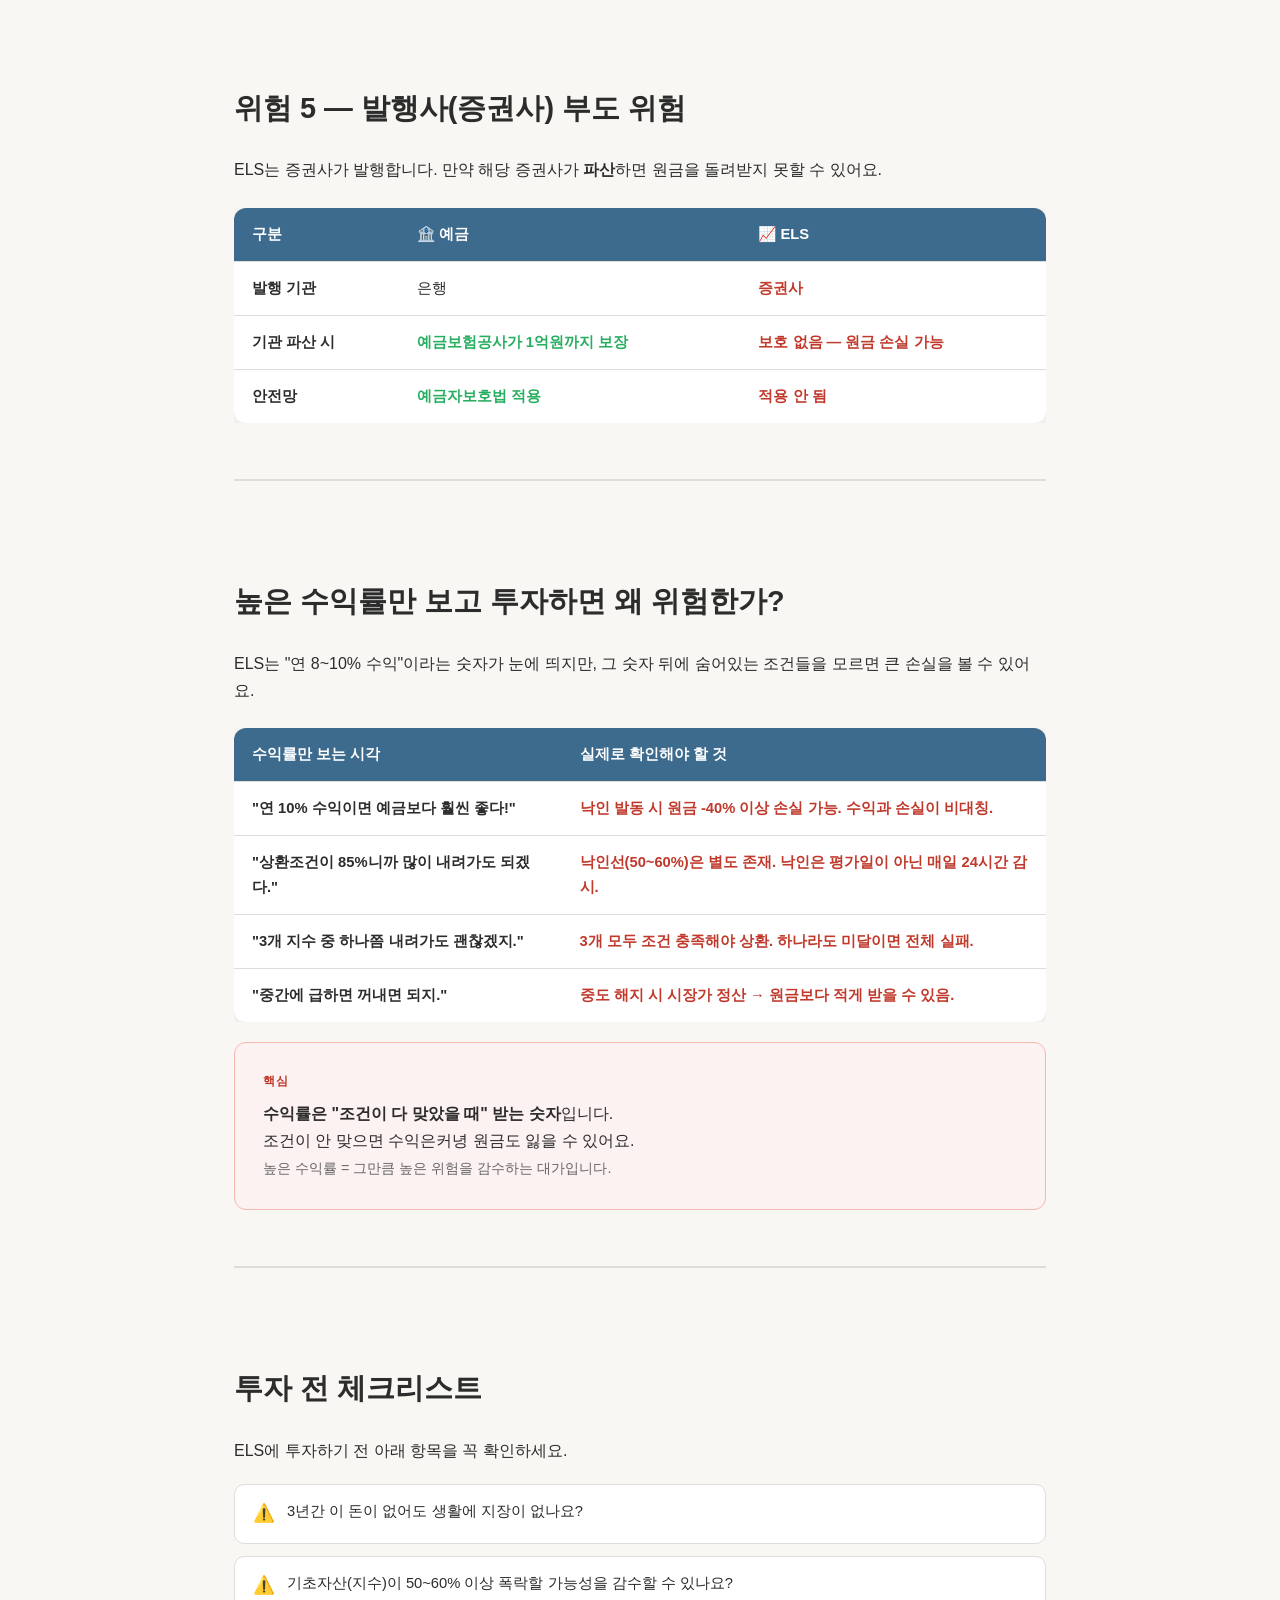
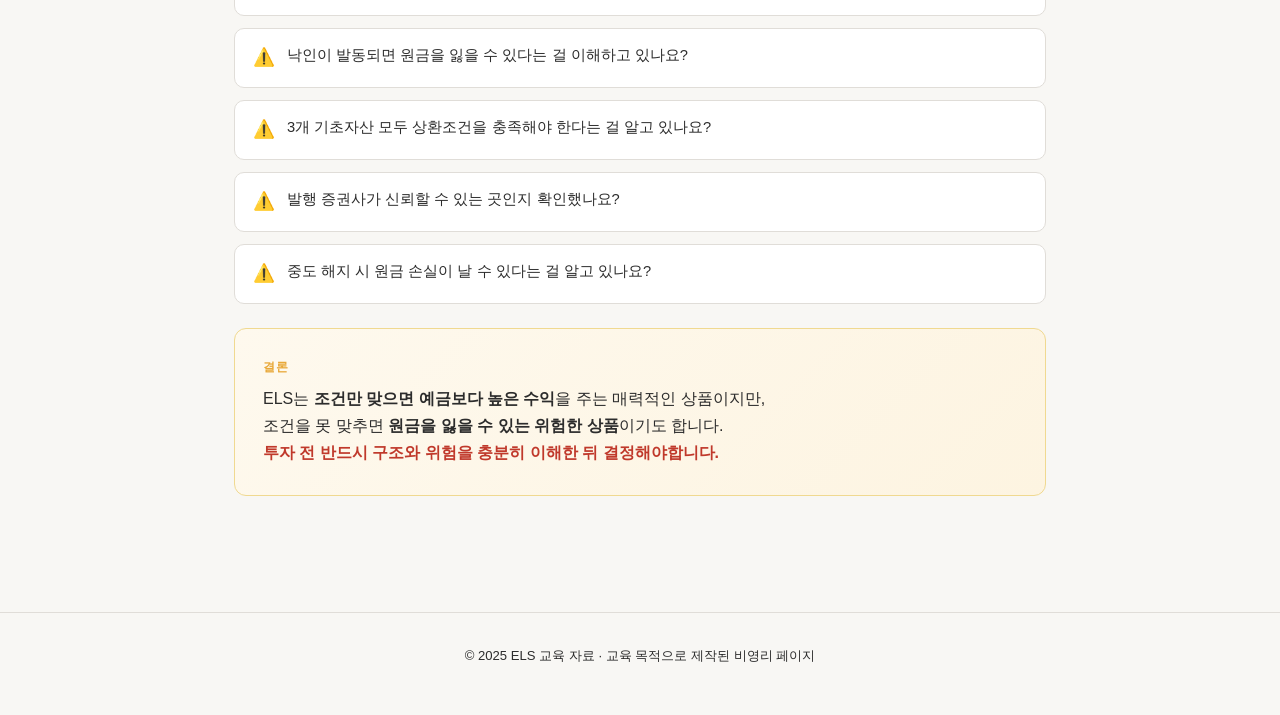
<file: frontend/Risks.html>
<!DOCTYPE html>
<html lang="ko">
<head>
  <meta charset="UTF-8" />
  <meta name="viewport" content="width=device-width, initial-scale=1.0" />
  <title>위험성 — ELS 완전 정복</title>
  <link rel="stylesheet" href="css/style.css" />
  <style>
    .section-block {
      border-top: 2px solid var(--border);
      margin-top: 56px;
      padding-top: 48px;
    }
    .section-block:first-of-type {
      border-top: none;
      margin-top: 0;
      padding-top: 0;
    }
  </style>
</head>
<body>

<nav>
  <ul>
    <li><a href="index.html">🏠 홈</a></li>
    <li><a href="WhatIsEls.html">ELS란?</a></li>
    <li><a href="Compare.html">예적금과 ETF 비교</a></li>
    <li><a href="Risks.html" class="active">위험성</a></li>
    <li><a href="Quiz.html">OX 퀴즈</a></li>
    <li><a href="References.html">출처</a></li>
  </ul>
</nav>

<div class="page">

  <div class="section-block">
  <div class="tag">꼭 알아야 할 위험</div>
  <h1>ELS의 위험성</h1>
  <p style="margin-top:16px;color:var(--text-muted);">
    ELS는 조건만 맞으면 예금보다 높은 수익을 주지만, 조건을 못 맞추면 원금을 잃을 수 있어요. 어떤 위험이 있는지 하나씩 살펴봅니다.
  </p>
  </div><!-- /section: 소개 -->

  <div class="section-block">
  <!-- 위험 1: 원금 손실 -->
  <h2>위험 1 — 원금 손실 가능성</h2>
  <p>ELS는 <strong>원금 비보장 상품</strong>입니다. 낙인이 발동된 후 만기까지 상환조건을 충족하지 못하면 원금의 일부 또는 전부를 잃을 수 있어요.</p>

  <div class="compare-wrap">
    <table>
      <thead>
        <tr><th>상황</th><th>결과</th></tr>
      </thead>
      <tbody>
        <tr>
          <td>낙인 미발동 + 상환조건 충족</td>
          <td class="good">✅ 원금 + 이자 전액 수령</td>
        </tr>
        <tr>
          <td>낙인 미발동 + 상환조건 미달 (만기)</td>
          <td class="good">✅ 원금 + 이자 전액 수령</td>
        </tr>
        <tr>
          <td>낙인 발동 + 이후 상환조건 충족</td>
          <td class="good">✅ 원금 + 이자 정상 수령</td>
        </tr>
        <tr>
          <td>낙인 발동 + 만기까지 상환조건 미달</td>
          <td class="bad">❌ 만기 기초자산 점수만큼 원금 손실</td>
        </tr>
      </tbody>
    </table>
  </div>

  <div class="analogy-box" style="margin-top:16px;background:var(--danger-light);border-color:#f5b7b1;">
    <div class="label" style="color:var(--danger);">최악의 시나리오</div>
    <p>기초자산이 만기에 0에 가깝게 폭락하면 투자금 전액을 잃을 수 있습니다. 이론상 손실률은 <strong>최대 -100%</strong>까지 가능해요.</p>
  </div>

  </div><!-- /section: 위험1 -->

  <div class="section-block">
  <!-- 위험 2: 낙인 구조 -->
  <h2>위험 2 — 낙인(Knock-In) 구조</h2>
  <p>낙인은 ELS에서 가장 핵심적인 위험 장치입니다. 기초자산이 계약 기간 중 단 한 번이라도 낙인선 아래로 떨어지면 발동됩니다.</p>

  <div class="card-grid">
    <div class="card">
      <div class="card-icon">📉</div>
      <h3>낙인 발동 조건</h3>
      <p>기초자산이 최초 가격의 <strong>50~60% 미만</strong>으로 하락하는 순간 발동됩니다. 평가일이 아닌 <strong>매일</strong> 감시합니다.</p>
    </div>
    <div class="card">
      <div class="card-icon">⚡</div>
      <h3>즉시 손실 아님</h3>
      <p>낙인이 발동되었다고 바로 손실이 확정되지 않아요. 이후 상환조건을 충족하면 정상적으로 원금 + 이자를 받을 수 있습니다.</p>
    </div>
    <div class="card">
      <div class="card-icon">🔴</div>
      <h3>손실 확정 조건</h3>
      <p>낙인 발동 후 만기까지 단 한 번도 상환조건을 넘지 못하면, 만기 기초자산 가격 기준으로 원금 손실이 확정됩니다.</p>
    </div>
  </div>

  <div class="analogy-box blue" style="margin-top:20px;">
    <div class="label">낙인 요약</div>
    <p>
      낙인 발동 + 이후 상환조건 충족 → <span style="color:#27ae60;font-weight:700;">✅ 정상 수령</span><br>
      낙인 발동 + 만기까지 상환조건 미달 → <span style="color:var(--danger);font-weight:700;">❌ 원금 손실 확정</span>
    </p>
  </div>

  </div><!-- /section: 위험2 -->

  <div class="section-block">
  <!-- 위험 3: 3개 지수 모두 조건 충족 -->
  <h2>위험 3 — 기초자산 3개 모두 충족해야 상환</h2>
  <p>ELS는 보통 3개의 기초자산(예: KOSPI200, S&P500, EuroStoxx50)을 동시에 추적합니다. 조기상환이 되려면 <strong>3개 모두</strong> 상환조건을 넘어야 해요.</p>

  <div class="compare-wrap">
    <table>
      <thead>
        <tr><th>기초자산</th><th>점수</th><th>상환조건(90)</th><th>결과</th></tr>
      </thead>
      <tbody>
        <tr><td>KOSPI200</td><td>95</td><td>90 이상</td><td class="good">✅ 충족</td></tr>
        <tr><td>S&amp;P500</td><td>92</td><td>90 이상</td><td class="good">✅ 충족</td></tr>
        <tr><td>EuroStoxx50</td><td>87</td><td>90 이상</td><td class="bad">❌ 미달</td></tr>
        <tr><td colspan="3"><strong>최종 결과</strong></td><td class="bad">❌ 조기상환 실패 (하나라도 미달이면 전체 실패)</td></tr>
      </tbody>
    </table>
  </div>

  <div class="analogy-box" style="margin-top:16px;">
    <div class="label">핵심</div>
    <p>한국, 미국, 유럽 시장이 <strong>동시에</strong> 좋아야 수익을 받을 수 있어요. 하나라도 기준에 못 미치면 조기상환이 되지 않습니다.</p>
  </div>

  </div><!-- /section: 위험3 -->

  <div class="section-block">
  <!-- 위험 4: 유동성 위험 -->
  <h2>위험 4 — 유동성 위험 (돈이 묶임)</h2>
  <p>ELS는 만기가 보통 <strong>3년</strong>입니다. 중간에 급하게 돈이 필요해도 쉽게 꺼낼 수 없어요.</p>

  <div class="card-grid">
    <div class="card">
      <div class="card-icon">🔒</div>
      <h3>중도 환매 시 손실</h3>
      <p>만기 전에 해지하면 시장 가격 기준으로 정산되어 원금보다 적게 받을 수 있어요. 급하게 돈이 필요한 상황에선 불리합니다.</p>
    </div>
    <div class="card">
      <div class="card-icon">📅</div>
      <h3>3년간 자금 고정</h3>
      <p>조기상환이 되지 않으면 최대 3년 동안 돈이 묶입니다. 그 사이 다른 투자 기회가 생겨도 활용하기 어려워요.</p>
    </div>
    <div class="card">
      <div class="card-icon">⚠️</div>
      <h3>예금과 차이</h3>
      <p>예금은 중도 해지해도 이자만 손해지만, ELS는 중도 해지 시 원금 손실이 발생할 수 있습니다.</p>
    </div>
  </div>

  </div><!-- /section: 위험4 -->

  <div class="section-block">
  <!-- 위험 5: 발행사 위험 -->
  <h2>위험 5 — 발행사(증권사) 부도 위험</h2>
  <p>ELS는 증권사가 발행합니다. 만약 해당 증권사가 <strong>파산</strong>하면 원금을 돌려받지 못할 수 있어요.</p>

  <div class="compare-wrap">
    <table>
      <thead>
        <tr><th>구분</th><th>🏦 예금</th><th>📈 ELS</th></tr>
      </thead>
      <tbody>
        <tr>
          <td>발행 기관</td>
          <td>은행</td>
          <td class="bad">증권사</td>
        </tr>
        <tr>
          <td>기관 파산 시</td>
          <td class="good">예금보험공사가 1억원까지 보장</td>
          <td class="bad">보호 없음 — 원금 손실 가능</td>
        </tr>
        <tr>
          <td>안전망</td>
          <td class="good">예금자보호법 적용</td>
          <td class="bad">적용 안 됨</td>
        </tr>
      </tbody>
    </table>
  </div>

  </div><!-- /section: 위험5 -->

  <div class="section-block">
  <!-- 높은 수익률만 보면 왜 위험한가 -->
  <h2>높은 수익률만 보고 투자하면 왜 위험한가?</h2>
  <p>ELS는 "연 8~10% 수익"이라는 숫자가 눈에 띄지만, 그 숫자 뒤에 숨어있는 조건들을 모르면 큰 손실을 볼 수 있어요.</p>

  <div class="compare-wrap">
    <table>
      <thead>
        <tr><th>수익률만 보는 시각</th><th>실제로 확인해야 할 것</th></tr>
      </thead>
      <tbody>
        <tr>
          <td>"연 10% 수익이면 예금보다 훨씬 좋다!"</td>
          <td class="bad">낙인 발동 시 원금 -40% 이상 손실 가능. 수익과 손실이 비대칭.</td>
        </tr>
        <tr>
          <td>"상환조건이 85%니까 많이 내려가도 되겠다."</td>
          <td class="bad">낙인선(50~60%)은 별도 존재. 낙인은 평가일이 아닌 매일 24시간 감시.</td>
        </tr>
        <tr>
          <td>"3개 지수 중 하나쯤 내려가도 괜찮겠지."</td>
          <td class="bad">3개 모두 조건 충족해야 상환. 하나라도 미달이면 전체 실패.</td>
        </tr>
        <tr>
          <td>"중간에 급하면 꺼내면 되지."</td>
          <td class="bad">중도 해지 시 시장가 정산 → 원금보다 적게 받을 수 있음.</td>
        </tr>
      </tbody>
    </table>
  </div>

  <div class="analogy-box" style="margin-top:20px;background:var(--danger-light);border-color:#f5b7b1;">
    <div class="label" style="color:var(--danger);">핵심</div>
    <p>
      <strong>수익률은 "조건이 다 맞았을 때" 받는 숫자</strong>입니다.<br>
      조건이 안 맞으면 수익은커녕 원금도 잃을 수 있어요.<br>
      <span style="font-size:0.9rem;color:var(--text-muted);">높은 수익률 = 그만큼 높은 위험을 감수하는 대가입니다.</span>
    </p>
  </div>

  </div><!-- /section: 수익률위험 -->

  <div class="section-block">
  <!-- 투자 전 체크리스트 -->
  <h2>투자 전 체크리스트</h2>
  <p style="margin-bottom:16px;">ELS에 투자하기 전 아래 항목을 꼭 확인하세요.</p>

  <ul class="checklist">
    <li>3년간 이 돈이 없어도 생활에 지장이 없나요?</li>
    <li>기초자산(지수)이 50~60% 이상 폭락할 가능성을 감수할 수 있나요?</li>
    <li>낙인이 발동되면 원금을 잃을 수 있다는 걸 이해하고 있나요?</li>
    <li>3개 기초자산 모두 상환조건을 충족해야 한다는 걸 알고 있나요?</li>
    <li>발행 증권사가 신뢰할 수 있는 곳인지 확인했나요?</li>
    <li>중도 해지 시 원금 손실이 날 수 있다는 걸 알고 있나요?</li>
  </ul>

  <div class="analogy-box" style="margin-top:24px;">
    <div class="label">결론</div>
    <p>
      ELS는 <strong>조건만 맞으면 예금보다 높은 수익</strong>을 주는 매력적인 상품이지만,<br>
      조건을 못 맞추면 <strong>원금을 잃을 수 있는 위험한 상품</strong>이기도 합니다.<br>
      <span style="color:var(--danger);font-weight:600;">투자 전 반드시 구조와 위험을 충분히 이해한 뒤 결정해야합니다.</span>
    </p>
  </div>
  </div><!-- /section: 체크리스트 -->

</div>

<footer>
  <p>© 2025 ELS 교육 자료 · 교육 목적으로 제작된 비영리 페이지</p>
</footer>

<script src="js/main.js"></script>
</body>
</html>
</file>
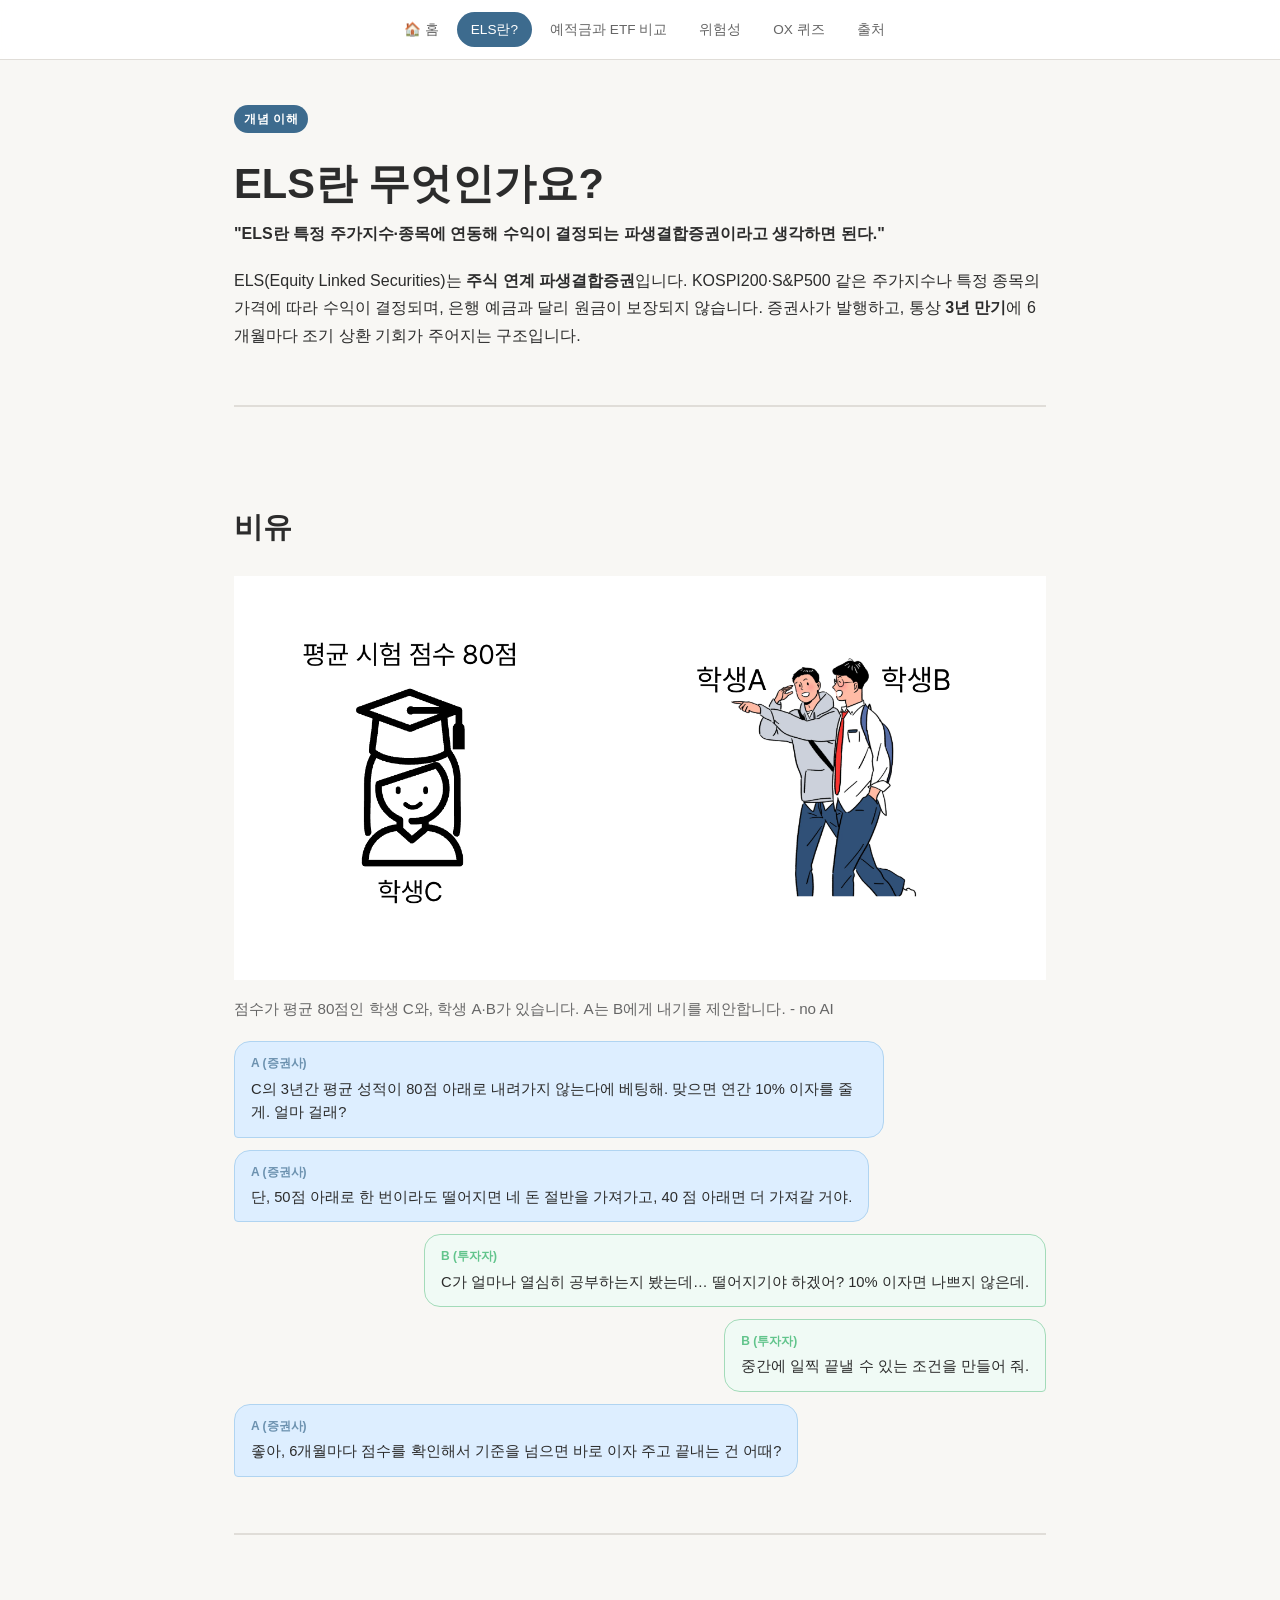
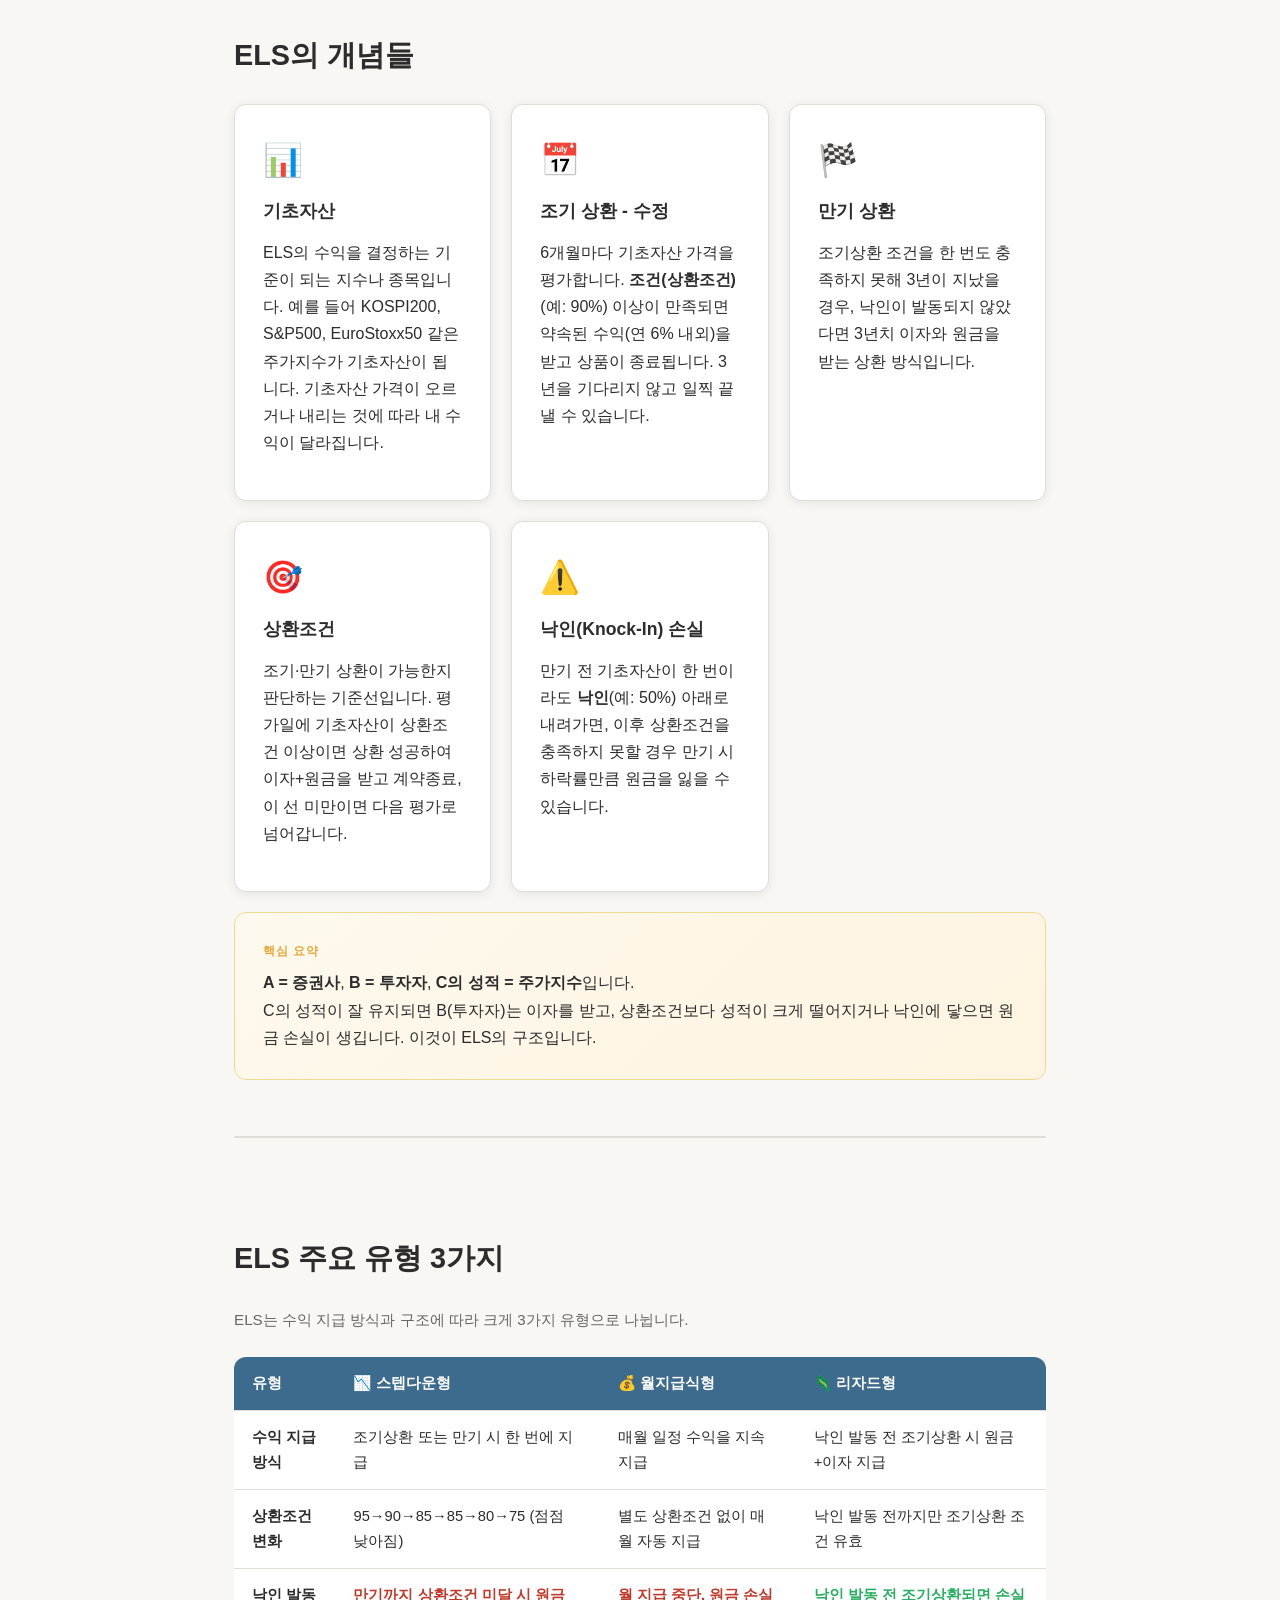
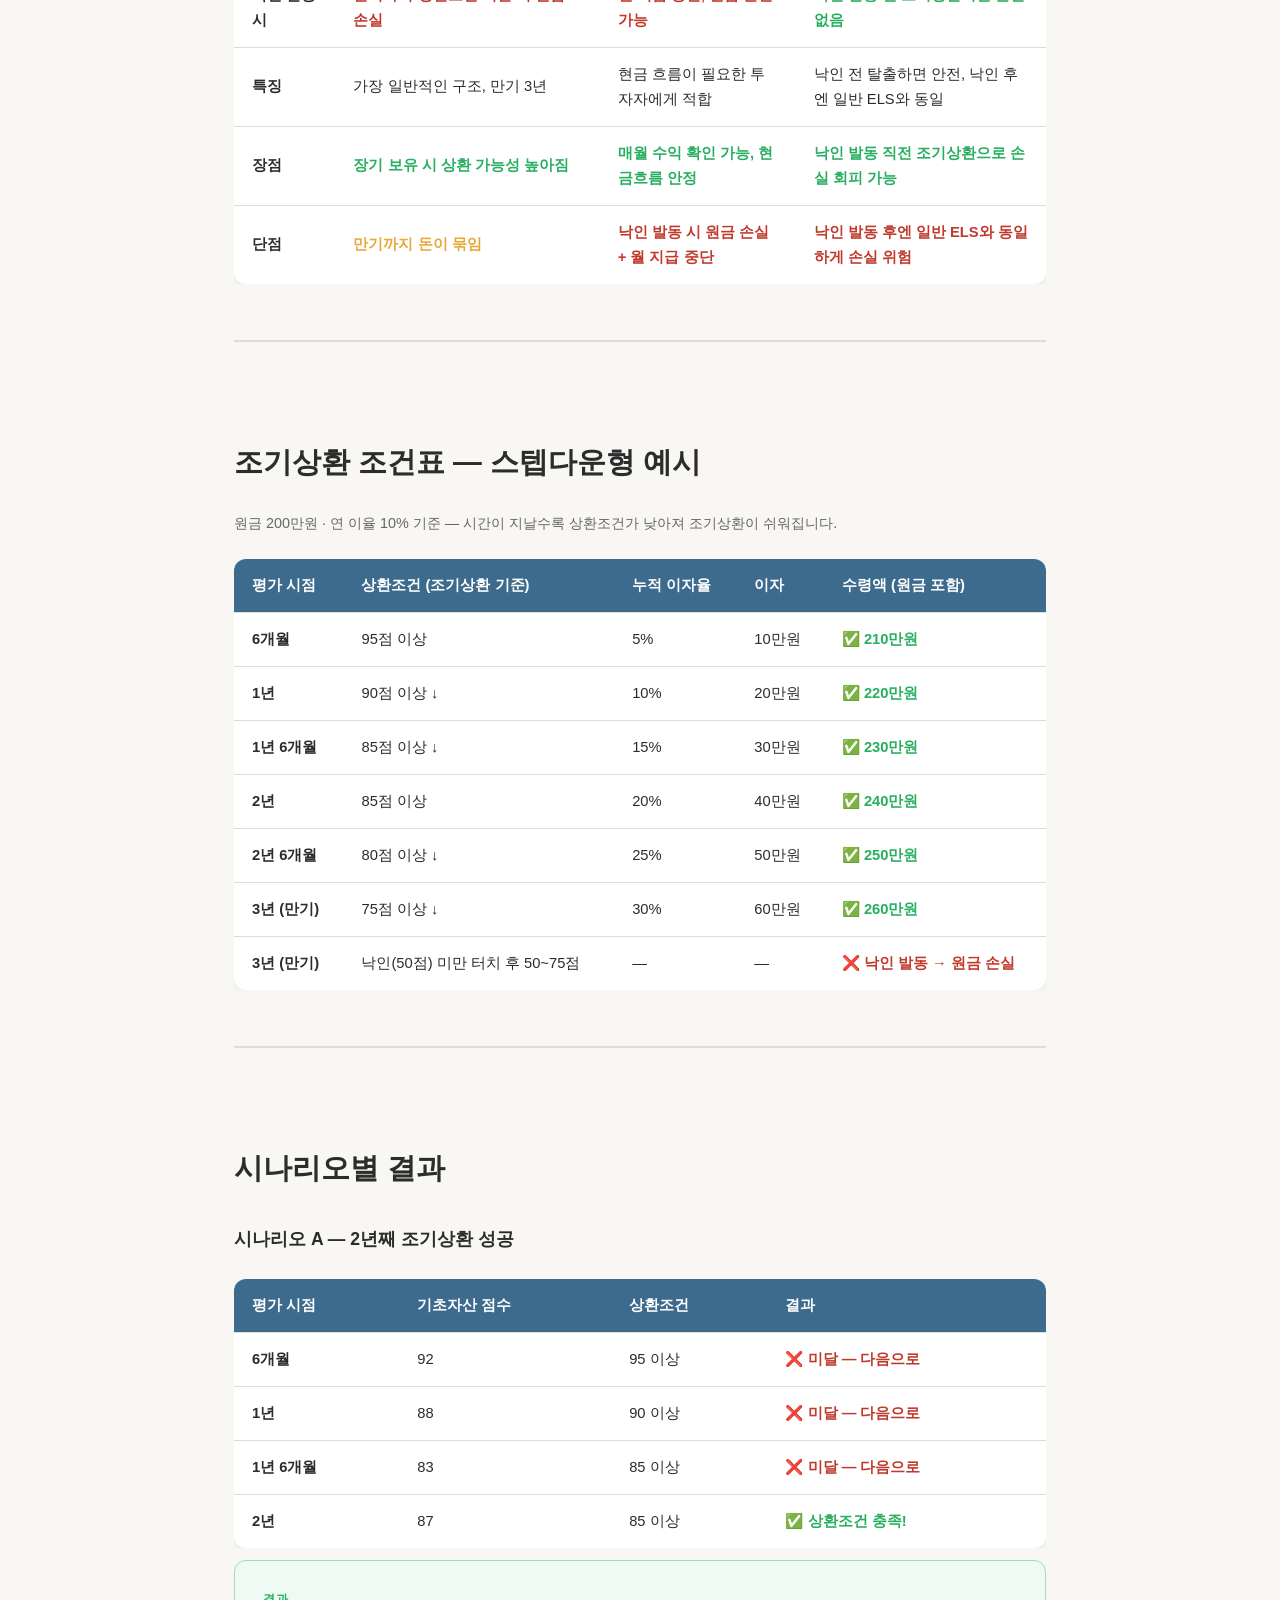
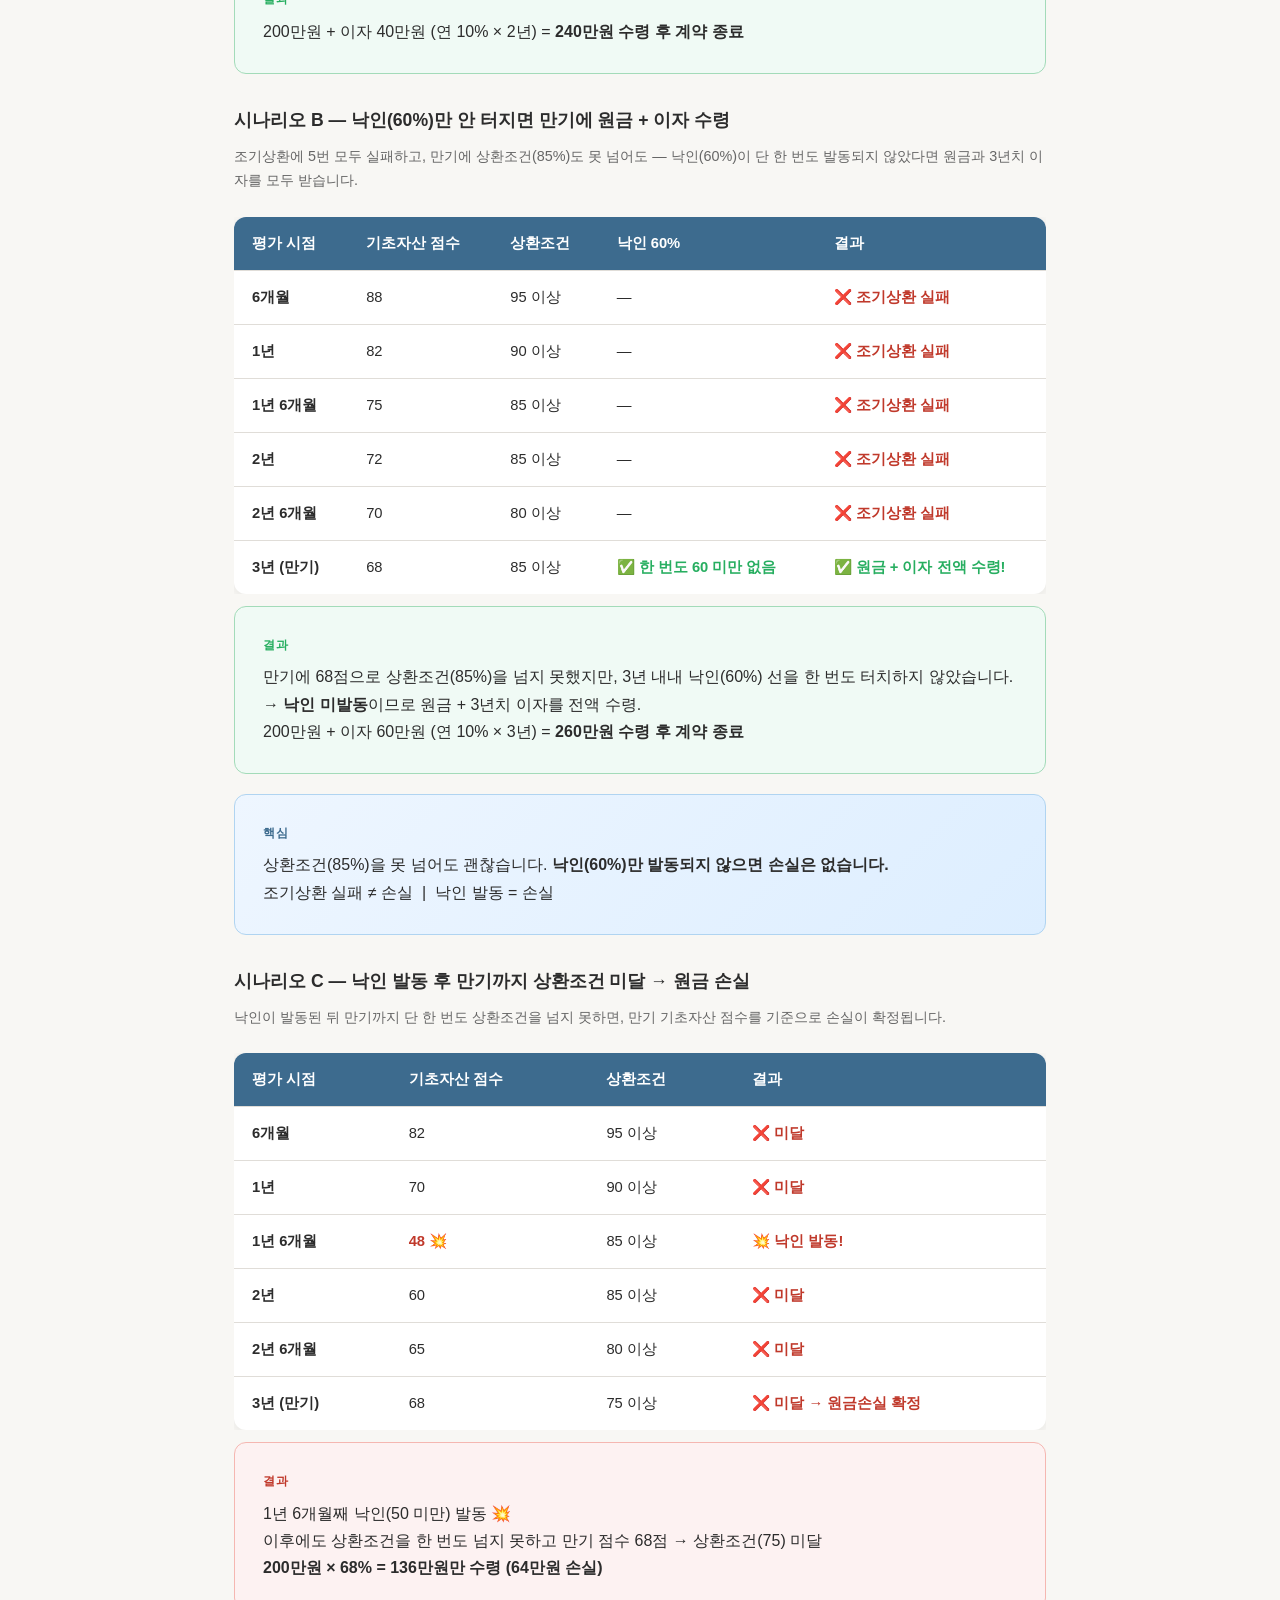
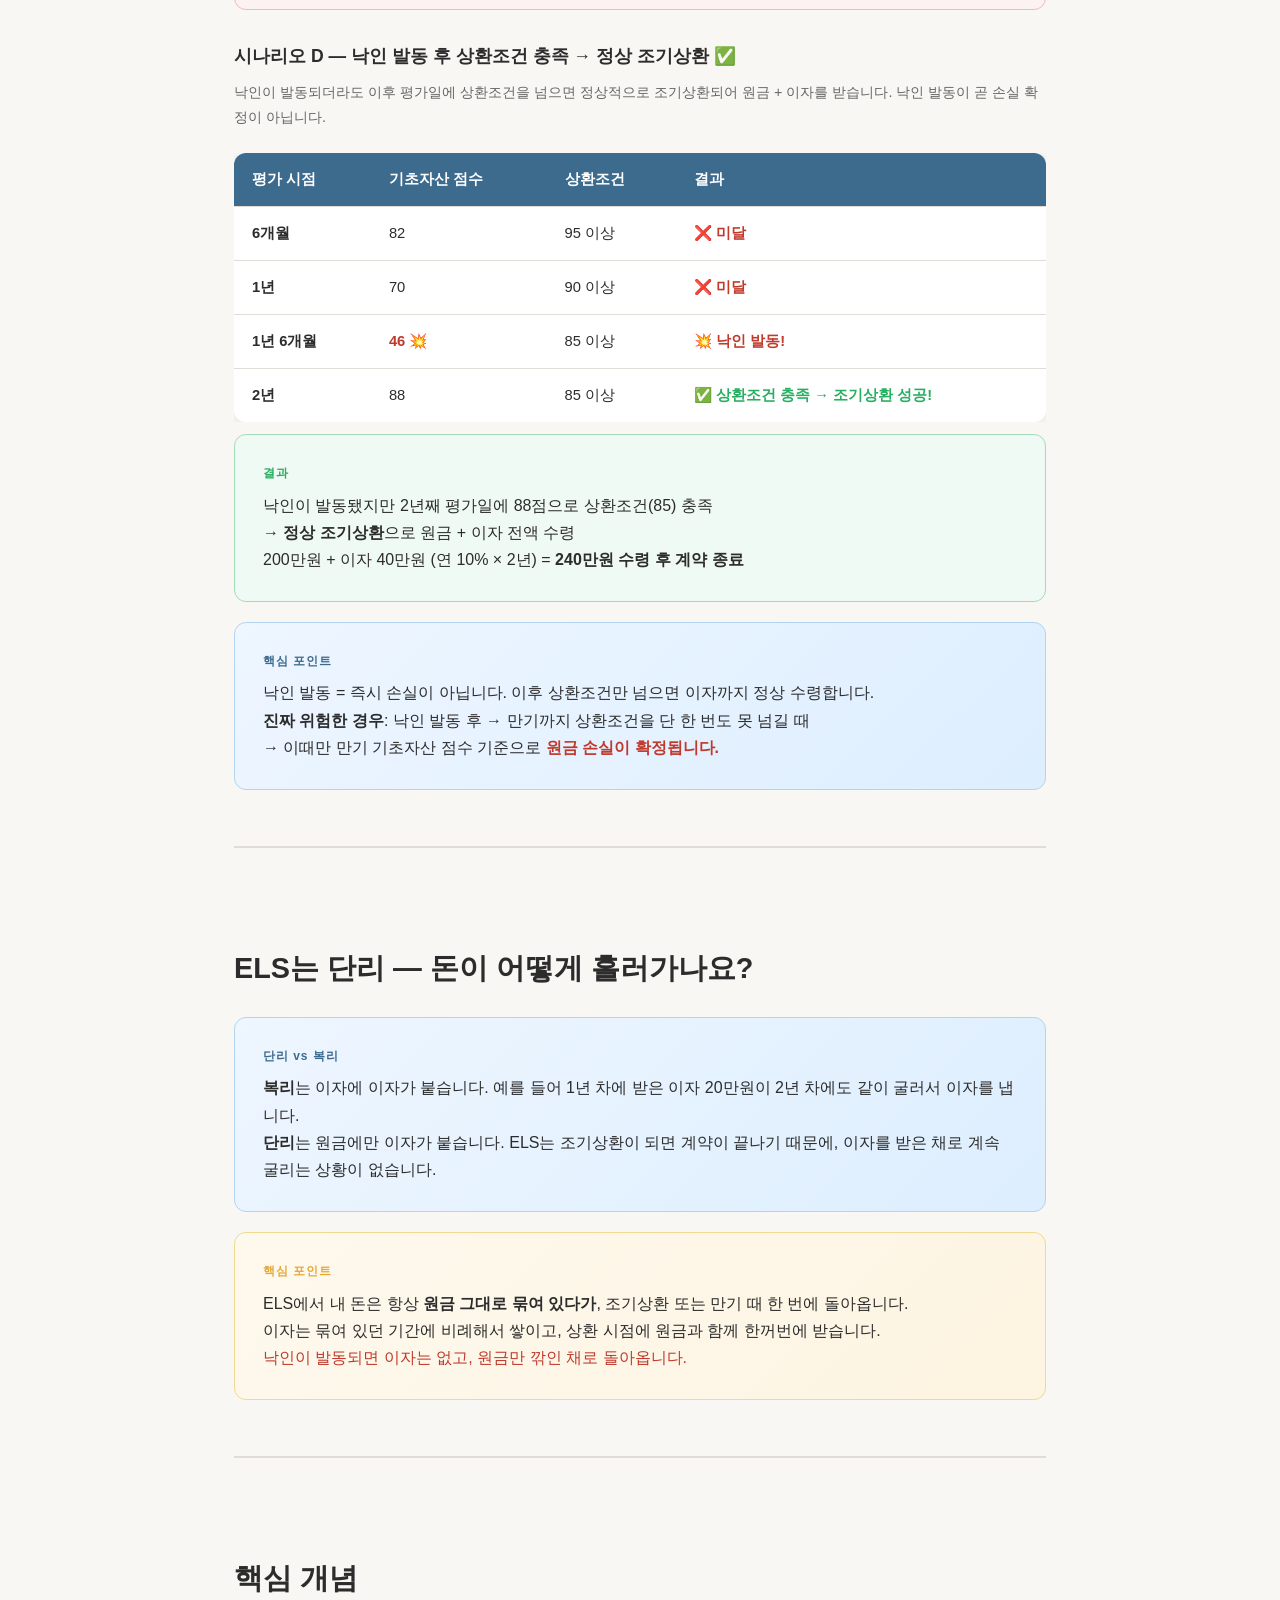
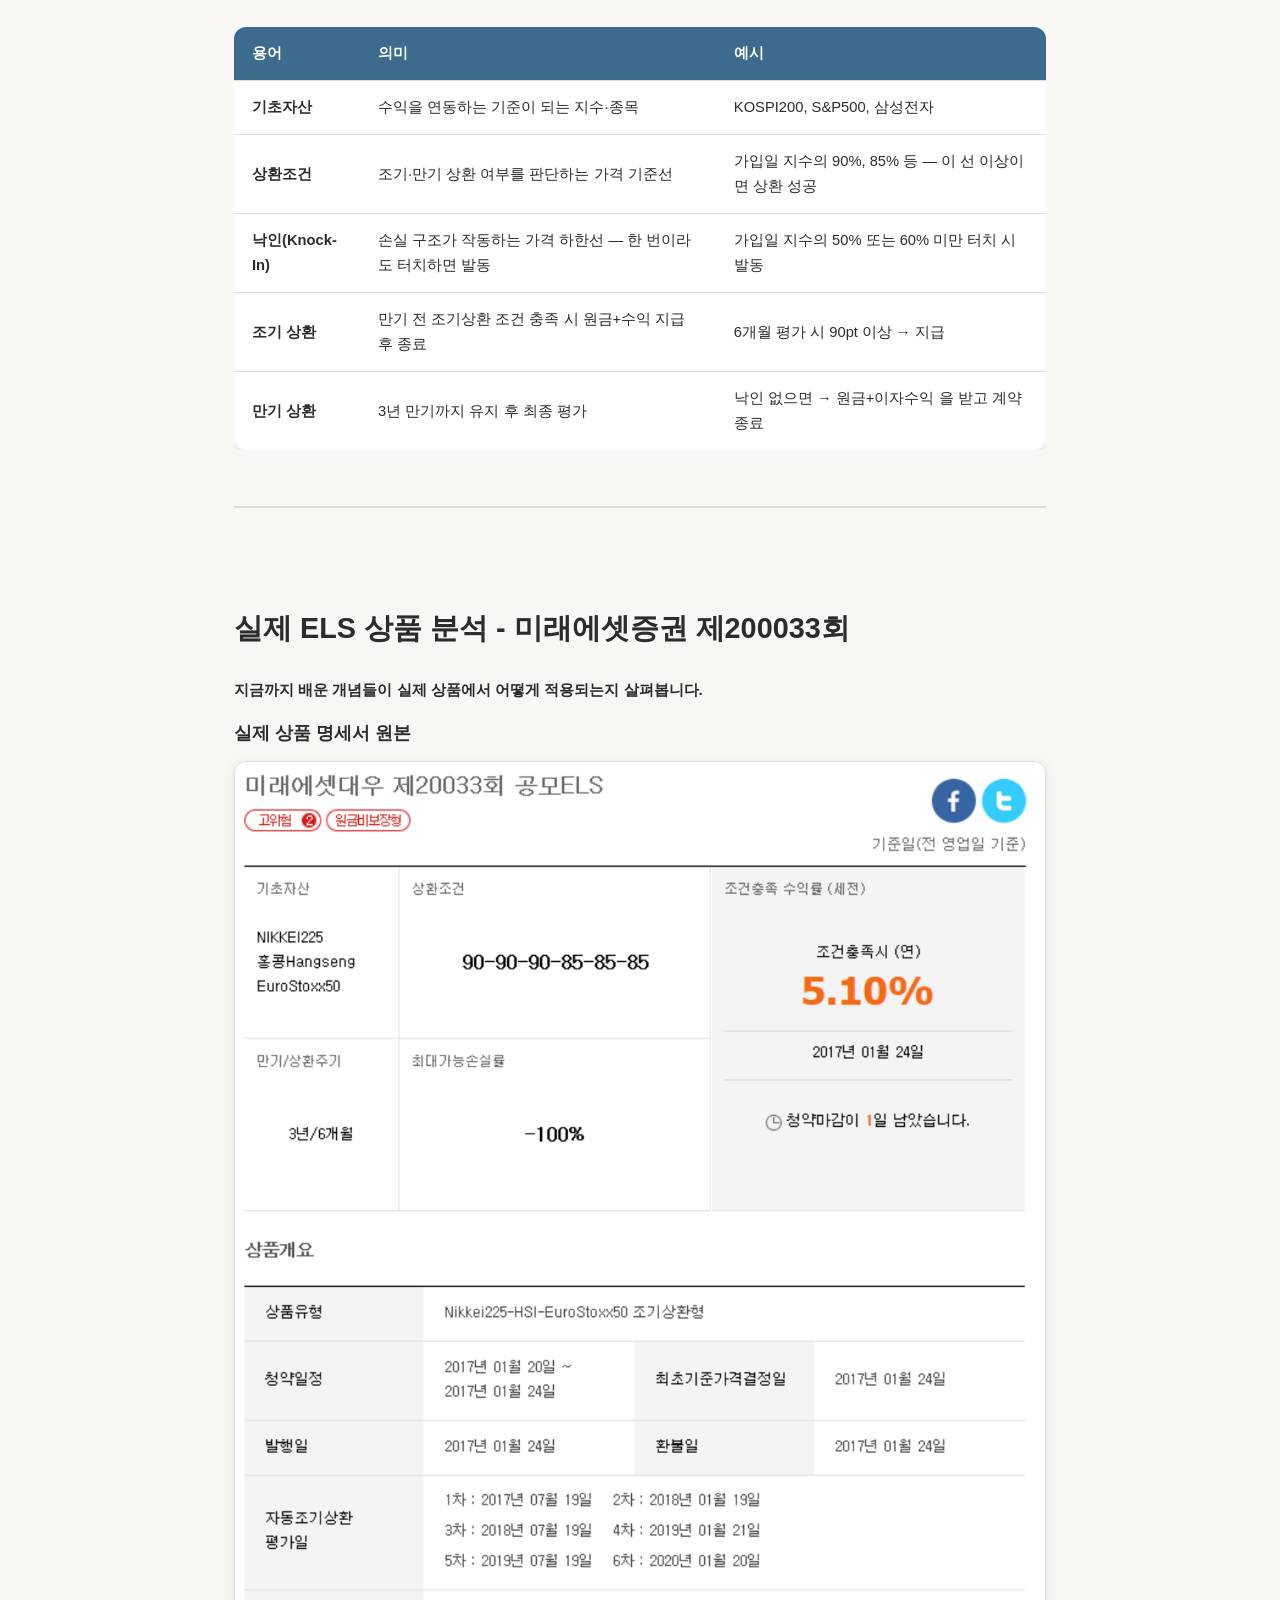
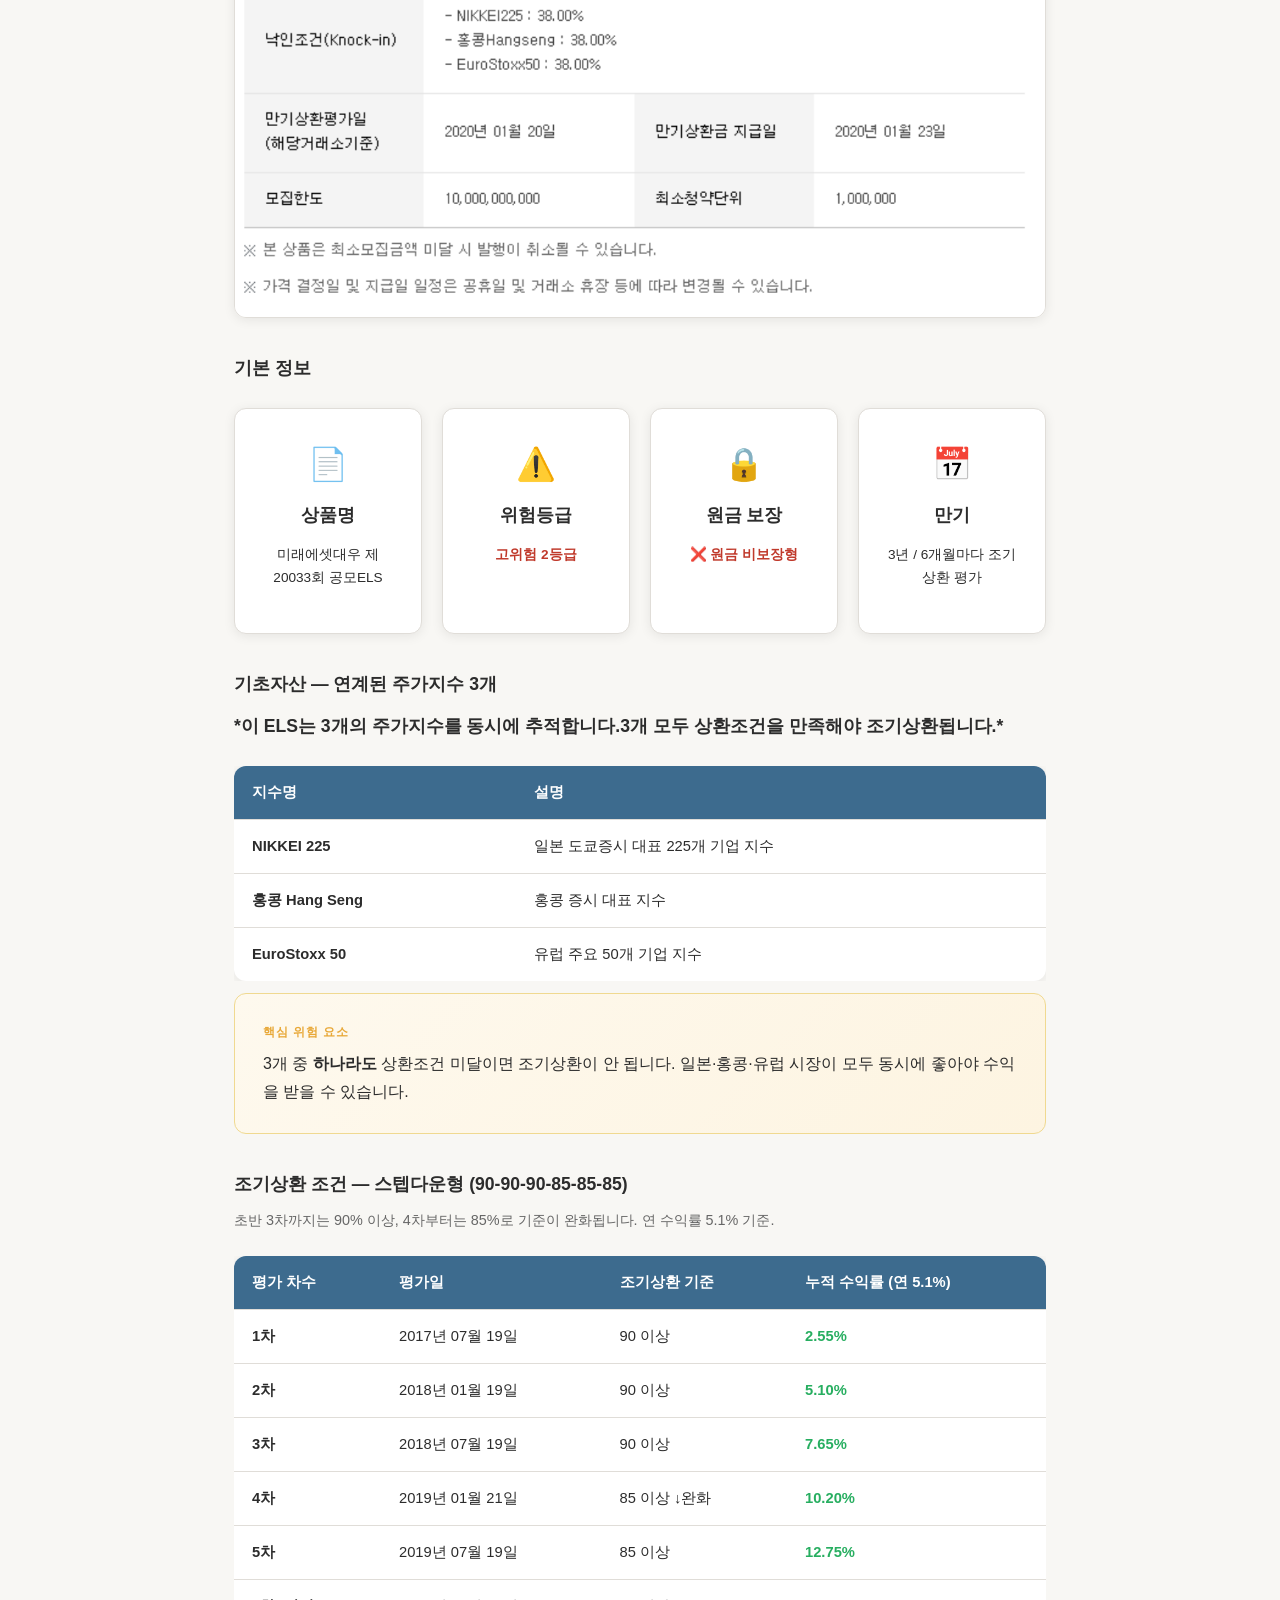
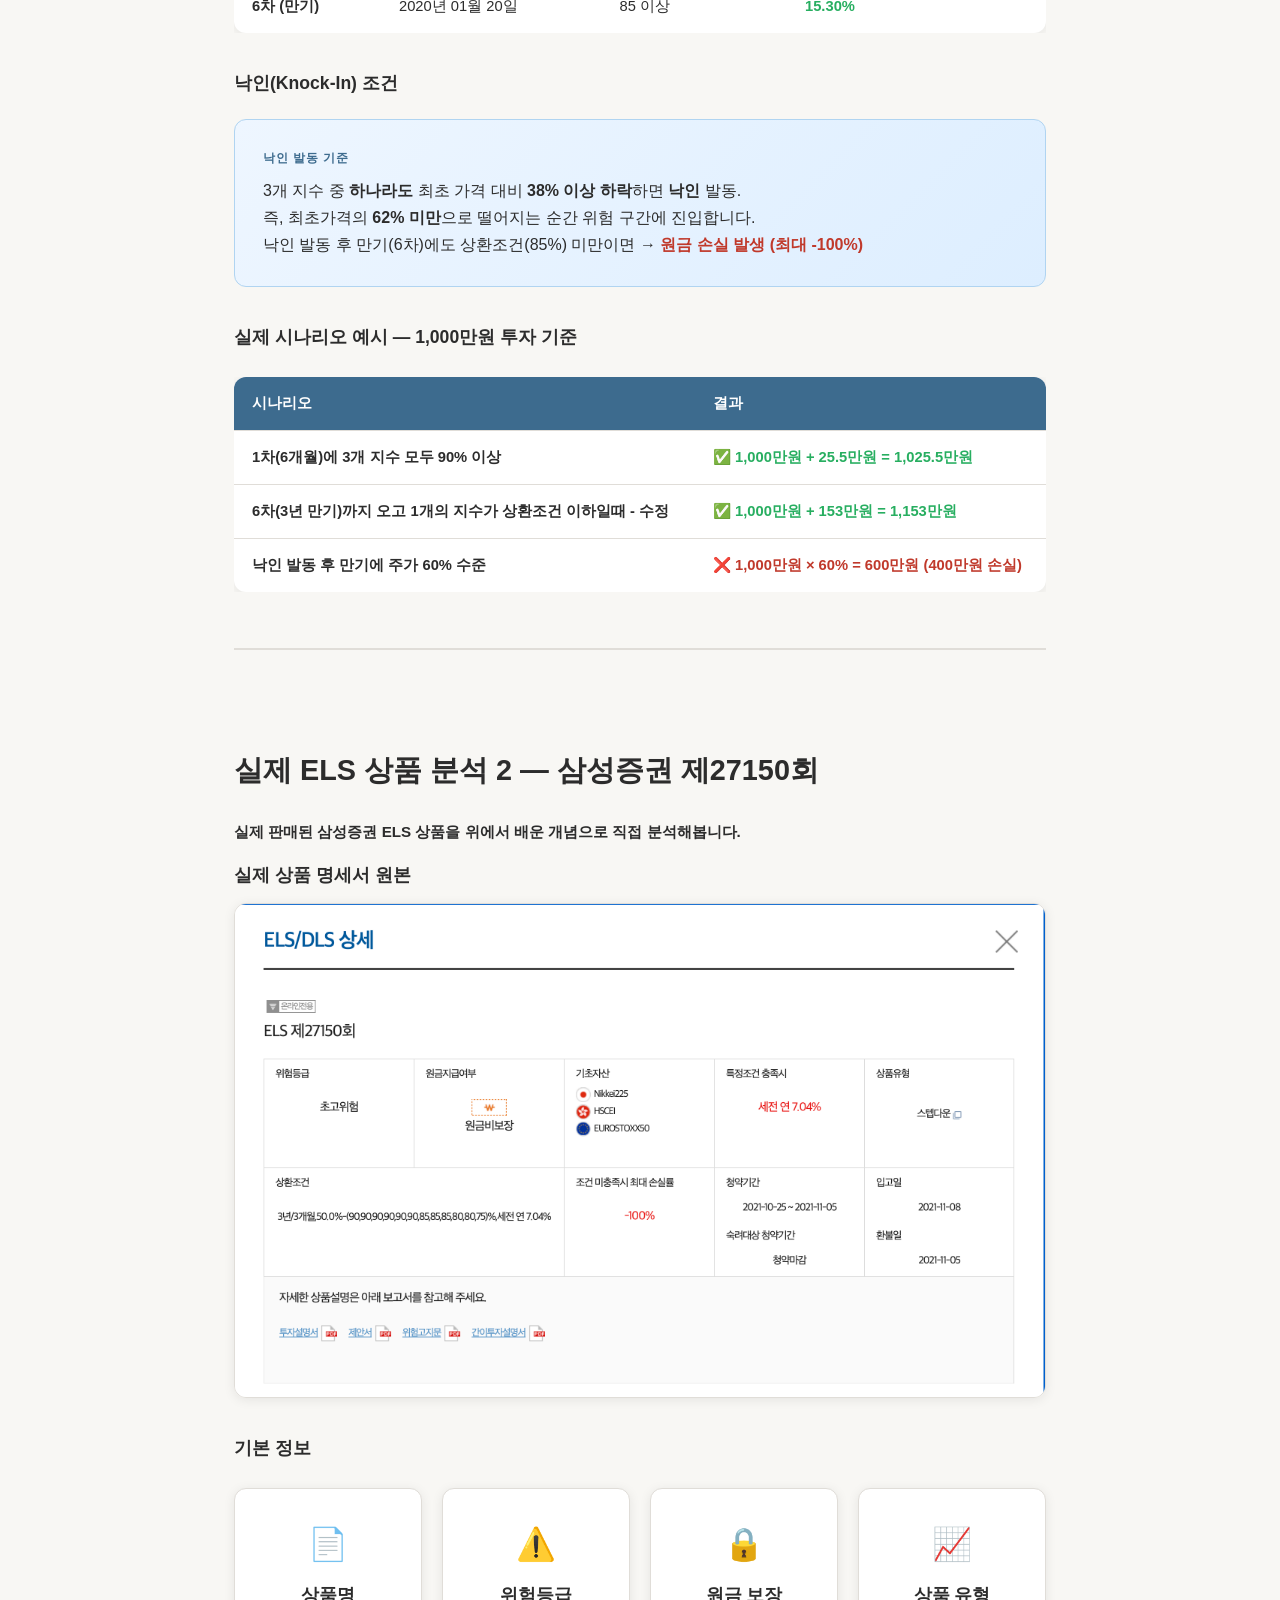
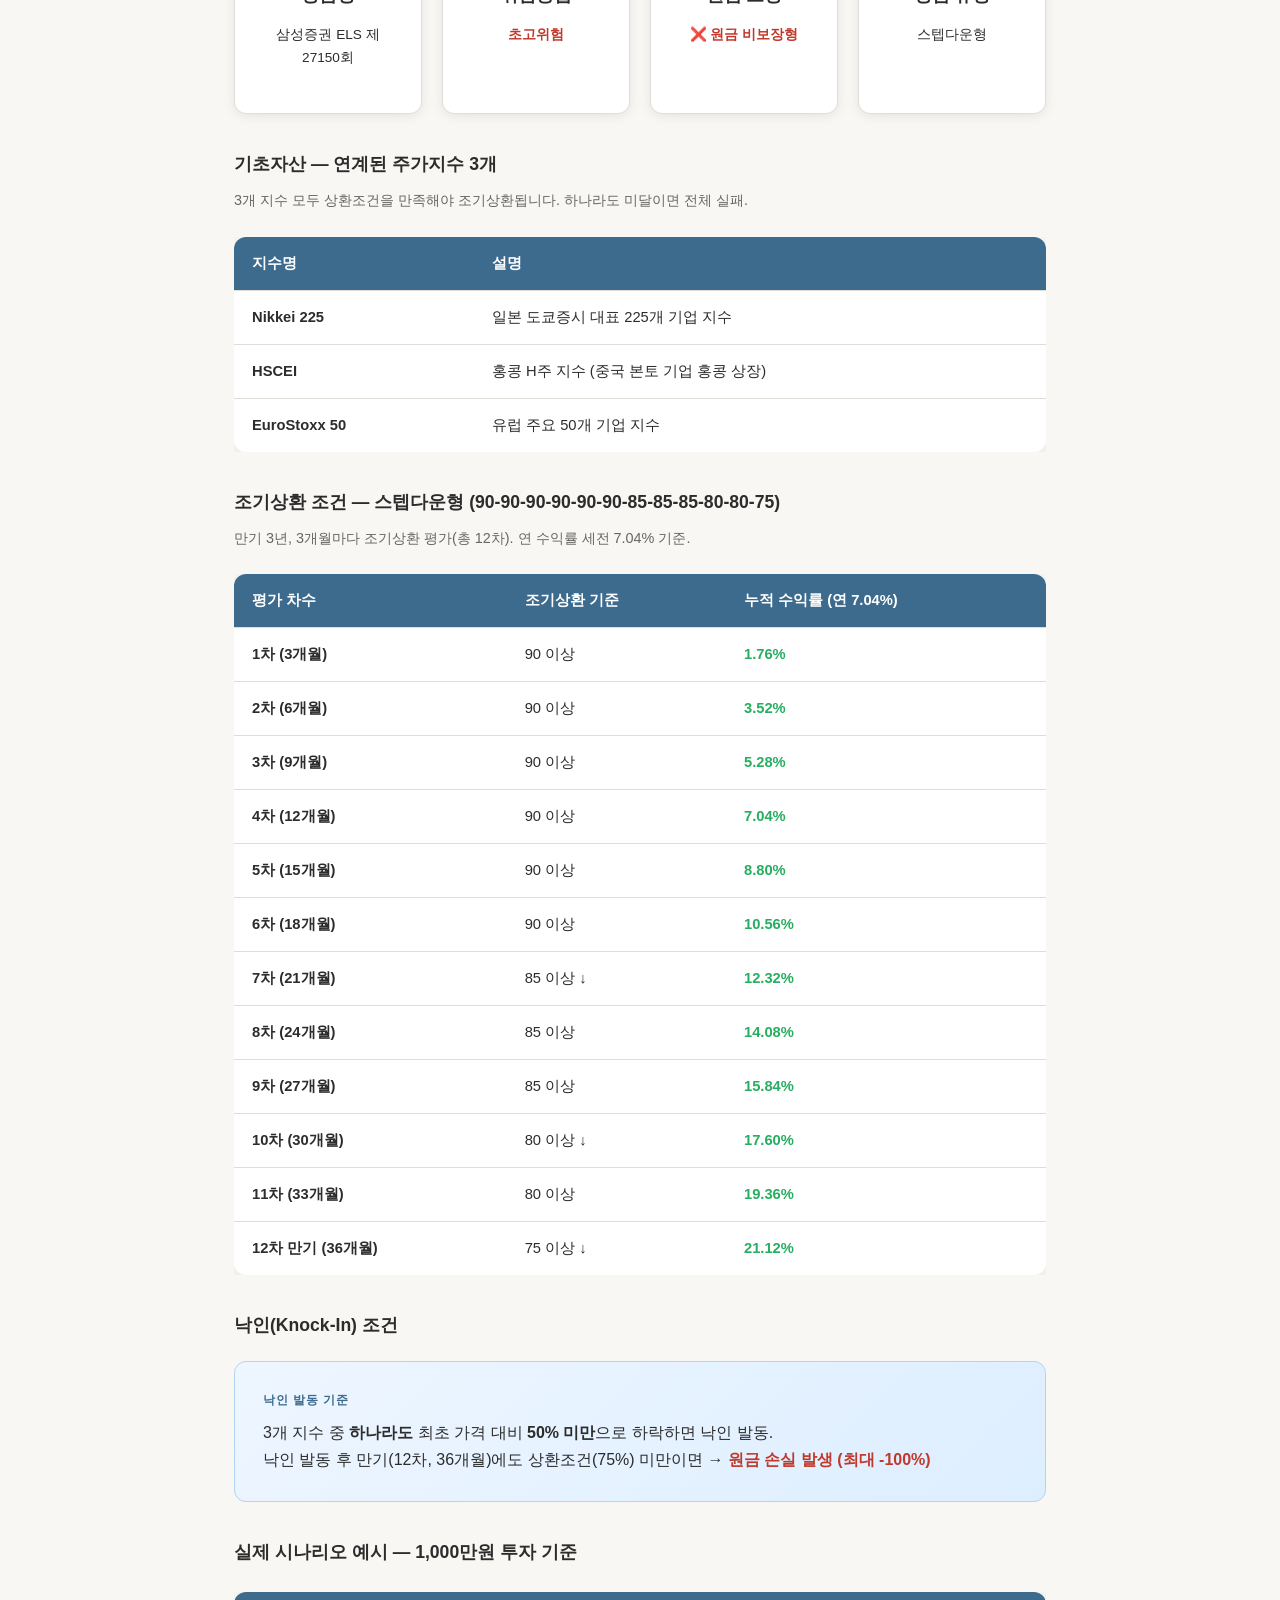
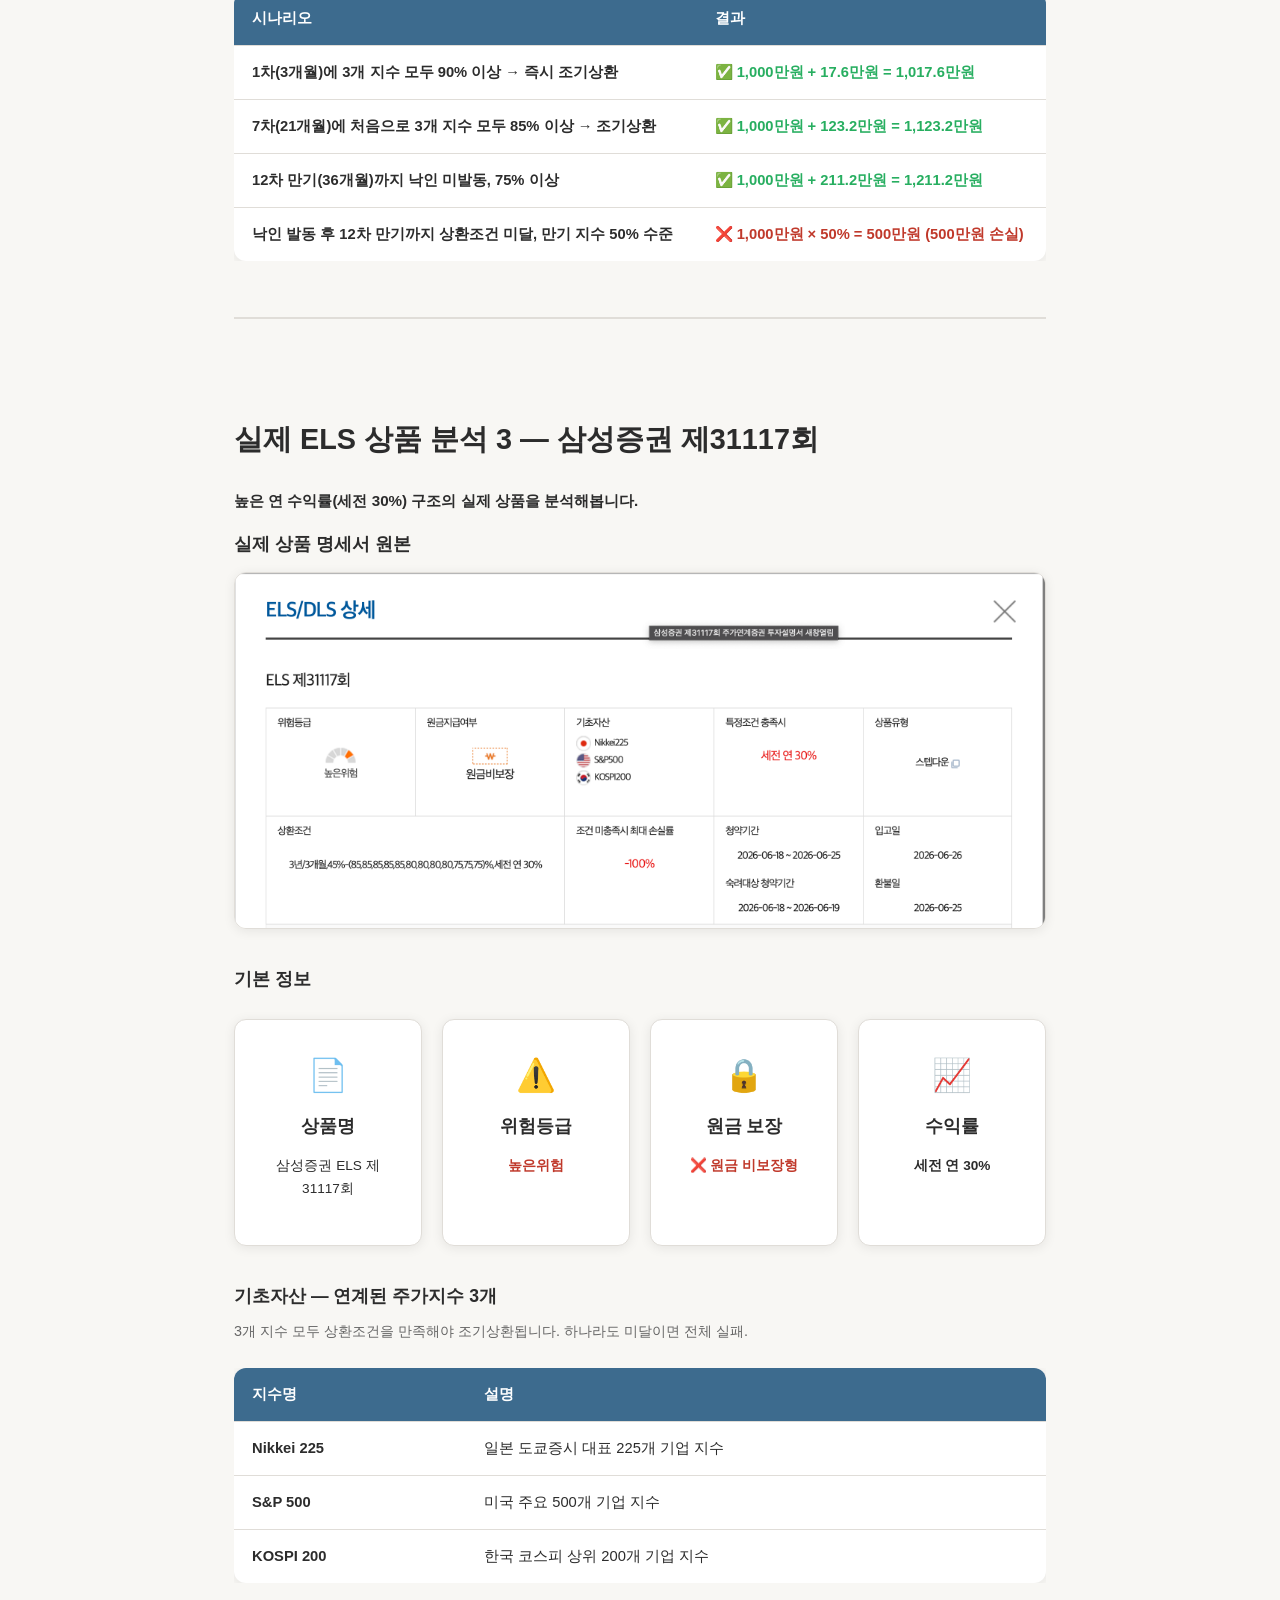
<file: frontend/WhatIsEls.html>
<!DOCTYPE html>
<html lang="ko">
<head>
  <meta charset="UTF-8" />
  <meta name="viewport" content="width=device-width, initial-scale=1.0" />
  <title>ELS란 무엇인가? — ELS 완전 정복</title>
  <link rel="stylesheet" href="css/style.css" />
  <style>
    .section-block {
      border-top: 2px solid var(--border);
      margin-top: 56px;
      padding-top: 48px;
    }
    .section-block:first-of-type {
      border-top: none;
      margin-top: 0;
      padding-top: 0;
    }
  </style>
</head>
<body>

<nav>
  <ul>
    <li><a href="index.html">🏠 홈</a></li>
    <li><a href="WhatIsEls.html">ELS란?</a></li>
    <li><a href="Compare.html">예적금과 ETF 비교</a></li>
    <li><a href="Risks.html">위험성</a></li>
    <li><a href="Quiz.html">OX 퀴즈</a></li>
    <li><a href="References.html">출처</a></li>
  </ul>
</nav>

<div class="page">

  <div class="section-block">
  <div class="tag">개념 이해</div>
  <h1>ELS란 무엇인가요?</h1>

  <strong>"ELS란 특정 주가지수·종목에 연동해 수익이 결정되는 파생결합증권이라고 생각하면 된다."</strong>

  <p style="margin-top:20px;">
    ELS(Equity Linked Securities)는 <strong>주식 연계 파생결합증권</strong>입니다.
    KOSPI200·S&P500 같은 주가지수나 특정 종목의 가격에 따라 수익이 결정되며,
    은행 예금과 달리 원금이 보장되지 않습니다.
    증권사가 발행하고, 통상 <strong>3년 만기</strong>에 6개월마다 조기 상환 기회가 주어지는 구조입니다.
  </p>

  </div><!-- /section: ELS 개요 -->

  <div class="section-block">
  <h2>비유</h2>
  <img src="images/StudentABC.png" style="max-width:100%; height:auto;display: block;margin:16px 0;">
  <div class="story-wrap">

    <p class="story-intro">점수가 평균 80점인 학생 C와, 학생 A·B가 있습니다. A는 B에게 내기를 제안합니다. - no AI</p>

    <div class="chat-block">
      <div class="chat-bubble a">
        <span class="chat-name">A (증권사)</span>
        C의 3년간 평균 성적이 80점 아래로 내려가지 않는다에 베팅해. 맞으면 연간 10% 이자를 줄게. 얼마 걸래?
      </div>
      <div class="chat-bubble a">
        <span class="chat-name">A (증권사)</span>
        단, 50점 아래로 한 번이라도 떨어지면 네 돈 절반을 가져가고, 40 점 아래면 더 가져갈 거야.
      </div>
      <div class="chat-bubble b">
        <span class="chat-name">B (투자자)</span>
        C가 얼마나 열심히 공부하는지 봤는데… 떨어지기야 하겠어? 10% 이자면 나쁘지 않은데.
      </div>
      <div class="chat-bubble b">
        <span class="chat-name">B (투자자)</span>
        중간에 일찍 끝낼 수 있는 조건을 만들어 줘.
      </div>
      <div class="chat-bubble a">
        <span class="chat-name">A (증권사)</span>
        좋아, 6개월마다 점수를 확인해서 기준을 넘으면 바로 이자 주고 끝내는 건 어때?
      </div>
    </div>

  </div><!-- /section: 비유 -->

  <div class="section-block">
    <h2>ELS의 개념들</h2>

  <div class="card-grid">
    <div class="card">
      <div class="card-icon">📊</div>
      <h3>기초자산</h3>
      <p>ELS의 수익을 결정하는 기준이 되는 지수나 종목입니다. 예를 들어 KOSPI200, S&amp;P500, EuroStoxx50 같은 주가지수가 기초자산이 됩니다. 기초자산 가격이 오르거나 내리는 것에 따라 내 수익이 달라집니다.</p>
    </div>
    <div class="card">
      <div class="card-icon">📅</div>
      <h3>조기 상환 - 수정</h3>
      <p>6개월마다 기초자산 가격을 평가합니다. <strong>조건(상환조건)</strong>(예: 90%) 이상이 만족되면 약속된 수익(연 6% 내외)을 받고 상품이 종료됩니다. 3년을 기다리지 않고 일찍 끝낼 수 있습니다.</p>
    </div>
    <div class="card">
      <div class="card-icon">🏁</div>
      <h3>만기 상환</h3>
      <p>조기상환 조건을 한 번도 충족하지 못해 3년이 지났을 경우, 낙인이 발동되지 않았다면 3년치 이자와 원금을 받는 상환 방식입니다.</p>
    </div>
    <div class="card">
      <div class="card-icon">🎯</div>
      <h3>상환조건</h3>
      <p>조기·만기 상환이 가능한지 판단하는 기준선입니다. 평가일에 기초자산이 상환조건 이상이면 상환 성공하여 이자+원금을 받고 계약종료, 이 선 미만이면 다음 평가로 넘어갑니다.</p>
    </div>
    <div class="card">
      <div class="card-icon">⚠️</div>
      <h3>낙인(Knock-In) 손실</h3>
      <p>만기 전 기초자산이 한 번이라도 <strong>낙인</strong>(예: 50%) 아래로 내려가면, 이후 상환조건을 충족하지 못할 경우 만기 시 하락률만큼 원금을 잃을 수 있습니다.</p>
    </div>
  </div>

    <div class="analogy-box" style="margin-top:20px;">
      <div class="label">핵심 요약</div>
      <p><strong>A = 증권사</strong>, <strong>B = 투자자</strong>, <strong>C의 성적 = 주가지수</strong>입니다.<br>
      C의 성적이 잘 유지되면 B(투자자)는 이자를 받고, 상환조건보다 성적이 크게 떨어지거나 낙인에 닿으면 원금 손실이 생깁니다. 이것이 ELS의 구조입니다.</p>
    </div>

  </div><!-- /section: 개념들 -->

  <div class="section-block">
  <h2>ELS 주요 유형 3가지</h2>
  <p style="margin-bottom:20px;font-size:0.95rem;color:var(--text-muted);">ELS는 수익 지급 방식과 구조에 따라 크게 3가지 유형으로 나뉩니다.</p>

  <div class="compare-wrap">
    <table>
      <thead>
        <tr>
          <th>유형</th>
          <th>📉 스텝다운형</th>
          <th>💰 월지급식형</th>
          <th>🦎 리자드형</th>
        </tr>
      </thead>
      <tbody>
        <tr>
          <td>수익 지급 방식</td>
          <td>조기상환 또는 만기 시 한 번에 지급</td>
          <td>매월 일정 수익을 지속 지급</td>
          <td>낙인 발동 전 조기상환 시 원금+이자 지급</td>
        </tr>
        <tr>
          <td>상환조건 변화</td>
          <td>95→90→85→85→80→75 (점점 낮아짐)</td>
          <td>별도 상환조건 없이 매월 자동 지급</td>
          <td>낙인 발동 전까지만 조기상환 조건 유효</td>
        </tr>
        <tr>
          <td>낙인 발동 시</td>
          <td class="bad">만기까지 상환조건 미달 시 원금 손실</td>
          <td class="bad">월 지급 중단, 원금 손실 가능</td>
          <td class="good">낙인 발동 전 조기상환되면 손실 없음</td>
        </tr>
        <tr>
          <td>특징</td>
          <td>가장 일반적인 구조, 만기 3년</td>
          <td>현금 흐름이 필요한 투자자에게 적합</td>
          <td>낙인 전 탈출하면 안전, 낙인 후엔 일반 ELS와 동일</td>
        </tr>
        <tr>
          <td>장점</td>
          <td class="good">장기 보유 시 상환 가능성 높아짐</td>
          <td class="good">매월 수익 확인 가능, 현금흐름 안정</td>
          <td class="good">낙인 발동 직전 조기상환으로 손실 회피 가능</td>
        </tr>
        <tr>
          <td>단점</td>
          <td class="mid">만기까지 돈이 묶임</td>
          <td class="bad">낙인 발동 시 원금 손실 + 월 지급 중단</td>
          <td class="bad">낙인 발동 후엔 일반 ELS와 동일하게 손실 위험</td>
        </tr>
      </tbody>
    </table>
  </div>

  </div><!-- /section: 유형 -->

  <div class="section-block">
    <h2>조기상환 조건표 — 스텝다운형 예시</h2>
    <p style="margin-bottom:12px;font-size:0.9rem;color:var(--text-muted);">
      원금 200만원 · 연 이율 10% 기준 — 시간이 지날수록 상환조건가 낮아져 조기상환이 쉬워집니다.
    </p>
    <div class="compare-wrap">
      <table>
        <thead>
          <tr>
            <th>평가 시점</th>
            <th>상환조건 (조기상환 기준)</th>
            <th>누적 이자율</th>
            <th>이자</th>
            <th>수령액 (원금 포함)</th>
          </tr>
        </thead>
        <tbody>
          <tr>
            <td>6개월</td>
            <td>95점 이상</td>
            <td>5%</td>
            <td>10만원</td>
            <td class="good">✅ 210만원</td>
          </tr>
          <tr>
            <td>1년</td>
            <td>90점 이상 ↓</td>
            <td>10%</td>
            <td>20만원</td>
            <td class="good">✅ 220만원</td>
          </tr>
          <tr>
            <td>1년 6개월</td>
            <td>85점 이상 ↓</td>
            <td>15%</td>
            <td>30만원</td>
            <td class="good">✅ 230만원</td>
          </tr>
          <tr>
            <td>2년</td>
            <td>85점 이상</td>
            <td>20%</td>
            <td>40만원</td>
            <td class="good">✅ 240만원</td>
          </tr>
          <tr>
            <td>2년 6개월</td>
            <td>80점 이상 ↓</td>
            <td>25%</td>
            <td>50만원</td>
            <td class="good">✅ 250만원</td>
          </tr>
          <tr>
            <td>3년 (만기)</td>
            <td>75점 이상 ↓</td>
            <td>30%</td>
            <td>60만원</td>
            <td class="good">✅ 260만원</td>
          </tr>
          <tr>
            <td>3년 (만기)</td>
            <td>낙인(50점) 미만 터치 후 50~75점</td>
            <td>—</td>
            <td>—</td>
            <td class="bad">❌ 낙인 발동 → 원금 손실</td>
          </tr>
        </tbody>
      </table>
    </div>

  </div><!-- /section: 조건표 -->

  <div class="section-block">
    <h2>시나리오별 결과</h2>
    <!-- 시나리오 A -->
    <h3 style="margin-top:32px;margin-bottom:8px;">시나리오 A — 2년째 조기상환 성공</h3>
    <div class="compare-wrap">
      <table>
        <thead>
          <tr><th>평가 시점</th><th>기초자산 점수</th><th>상환조건</th><th>결과</th></tr>
        </thead>
        <tbody>
          <tr><td>6개월</td><td>92</td><td>95 이상</td><td class="bad">❌ 미달 — 다음으로</td></tr>
          <tr><td>1년</td><td>88</td><td>90 이상</td><td class="bad">❌ 미달 — 다음으로</td></tr>
          <tr><td>1년 6개월</td><td>83</td><td>85 이상</td><td class="bad">❌ 미달 — 다음으로</td></tr>
          <tr><td>2년</td><td>87</td><td>85 이상</td><td class="good">✅ 상환조건 충족!</td></tr>
        </tbody>
      </table>
    </div>
    <div class="analogy-box green" style="margin-top:12px;">
      <div class="label">결과</div>
      <p>200만원 + 이자 40만원 (연 10% × 2년) = <strong>240만원 수령 후 계약 종료</strong></p>
    </div>

    <!-- 시나리오 B -->
    <h3 style="margin-top:32px;margin-bottom:8px;">시나리오 B — 낙인(60%)만 안 터지면 만기에 원금 + 이자 수령</h3>
    <p style="margin-bottom:12px;font-size:0.9rem;color:var(--text-muted);">조기상환에 5번 모두 실패하고, 만기에 상환조건(85%)도 못 넘어도 — 낙인(60%)이 단 한 번도 발동되지 않았다면 원금과 3년치 이자를 모두 받습니다.</p>
    <div class="compare-wrap">
      <table>
        <thead>
          <tr><th>평가 시점</th><th>기초자산 점수</th><th>상환조건</th><th>낙인 60%</th><th>결과</th></tr>
        </thead>
        <tbody>
          <tr><td>6개월</td><td>88</td><td>95 이상</td><td>—</td><td class="bad">❌ 조기상환 실패</td></tr>
          <tr><td>1년</td><td>82</td><td>90 이상</td><td>—</td><td class="bad">❌ 조기상환 실패</td></tr>
          <tr><td>1년 6개월</td><td>75</td><td>85 이상</td><td>—</td><td class="bad">❌ 조기상환 실패</td></tr>
          <tr><td>2년</td><td>72</td><td>85 이상</td><td>—</td><td class="bad">❌ 조기상환 실패</td></tr>
          <tr><td>2년 6개월</td><td>70</td><td>80 이상</td><td>—</td><td class="bad">❌ 조기상환 실패</td></tr>
          <tr><td>3년 (만기)</td><td>68</td><td>85 이상</td><td class="good">✅ 한 번도 60 미만 없음</td><td class="good">✅ 원금 + 이자 전액 수령!</td></tr>
        </tbody>
      </table>
    </div>
    <div class="analogy-box green" style="margin-top:12px;">
      <div class="label">결과</div>
      <p>만기에 68점으로 상환조건(85%)을 넘지 못했지만, 3년 내내 낙인(60%) 선을 한 번도 터치하지 않았습니다.<br>
      → <strong>낙인 미발동</strong>이므로 원금 + 3년치 이자를 전액 수령.<br>
      200만원 + 이자 60만원 (연 10% × 3년) = <strong>260만원 수령 후 계약 종료</strong></p>
    </div>
    <div class="analogy-box blue" style="margin-top:8px;">
      <div class="label">핵심</div>
      <p>상환조건(85%)을 못 넘어도 괜찮습니다. <strong>낙인(60%)만 발동되지 않으면 손실은 없습니다.</strong><br>
      조기상환 실패 ≠ 손실 &nbsp;|&nbsp; 낙인 발동 = 손실</p>
    </div>

    <!-- 시나리오 C -->
    <h3 style="margin-top:32px;margin-bottom:8px;">시나리오 C — 낙인 발동 후 만기까지 상환조건 미달 → 원금 손실</h3>
    <p style="margin-bottom:12px;font-size:0.9rem;color:var(--text-muted);">낙인이 발동된 뒤 만기까지 단 한 번도 상환조건을 넘지 못하면, 만기 기초자산 점수를 기준으로 손실이 확정됩니다.</p>
    <div class="compare-wrap">
      <table>
        <thead>
          <tr><th>평가 시점</th><th>기초자산 점수</th><th>상환조건</th><th>결과</th></tr>
        </thead>
        <tbody>
          <tr><td>6개월</td><td>82</td><td>95 이상</td><td class="bad">❌ 미달</td></tr>
          <tr><td>1년</td><td>70</td><td>90 이상</td><td class="bad">❌ 미달</td></tr>
          <tr><td>1년 6개월</td><td class="bad">48 💥</td><td>85 이상</td><td class="bad">💥 낙인 발동!</td></tr>
          <tr><td>2년</td><td>60</td><td>85 이상</td><td class="bad">❌ 미달</td></tr>
          <tr><td>2년 6개월</td><td>65</td><td>80 이상</td><td class="bad">❌ 미달</td></tr>
          <tr><td>3년 (만기)</td><td>68</td><td>75 이상</td><td class="bad">❌ 미달 → 원금손실 확정</td></tr>
        </tbody>
      </table>
    </div>
    <div class="analogy-box" style="margin-top:12px;background:var(--danger-light);border-color:#f5b7b1;">
      <div class="label" style="color:var(--danger);">결과</div>
      <p>1년 6개월째 낙인(50 미만) 발동 💥<br>
      이후에도 상환조건을 한 번도 넘지 못하고 만기 점수 68점 → 상환조건(75) 미달<br>
      <strong>200만원 × 68% = 136만원만 수령 (64만원 손실)</strong></p>
    </div>

    <!-- 시나리오 D -->
    <h3 style="margin-top:32px;margin-bottom:8px;">시나리오 D — 낙인 발동 후 상환조건 충족 → 정상 조기상환 ✅</h3>
    <p style="margin-bottom:12px;font-size:0.9rem;color:var(--text-muted);">낙인이 발동되더라도 이후 평가일에 상환조건을 넘으면 정상적으로 조기상환되어 원금 + 이자를 받습니다. 낙인 발동이 곧 손실 확정이 아닙니다.</p>
    <div class="compare-wrap">
      <table>
        <thead>
          <tr><th>평가 시점</th><th>기초자산 점수</th><th>상환조건</th><th>결과</th></tr>
        </thead>
        <tbody>
          <tr><td>6개월</td><td>82</td><td>95 이상</td><td class="bad">❌ 미달</td></tr>
          <tr><td>1년</td><td>70</td><td>90 이상</td><td class="bad">❌ 미달</td></tr>
          <tr><td>1년 6개월</td><td class="bad">46 💥</td><td>85 이상</td><td class="bad">💥 낙인 발동!</td></tr>
          <tr><td>2년</td><td>88</td><td>85 이상</td><td class="good">✅ 상환조건 충족 → 조기상환 성공!</td></tr>
        </tbody>
      </table>
    </div>
    <div class="analogy-box green" style="margin-top:12px;">
      <div class="label">결과</div>
      <p>낙인이 발동됐지만 2년째 평가일에 88점으로 상환조건(85) 충족<br>
      → <strong>정상 조기상환</strong>으로 원금 + 이자 전액 수령<br>
      200만원 + 이자 40만원 (연 10% × 2년) = <strong>240만원 수령 후 계약 종료</strong></p>
    </div>
    <div class="analogy-box blue" style="margin-top:8px;">
      <div class="label">핵심 포인트</div>
      <p>낙인 발동 = 즉시 손실이 아닙니다. 이후 상환조건만 넘으면 이자까지 정상 수령합니다.<br>
      <strong>진짜 위험한 경우</strong>: 낙인 발동 후 → 만기까지 상환조건을 단 한 번도 못 넘길 때<br>
      → 이때만 만기 기초자산 점수 기준으로 <span style="color:var(--danger);font-weight:700;">원금 손실이 확정됩니다.</span></p>
    </div>

  </div><!-- /section: 시나리오 -->

  <div class="section-block">
    <h2>ELS는 단리 — 돈이 어떻게 흘러가나요?</h2>

    <div class="analogy-box blue" style="margin-bottom:20px;">
      <div class="label">단리 vs 복리</div>
      <p>
        <strong>복리</strong>는 이자에 이자가 붙습니다. 예를 들어 1년 차에 받은 이자 20만원이 2년 차에도 같이 굴러서 이자를 냅니다.<br>
        <strong>단리</strong>는 원금에만 이자가 붙습니다. ELS는 조기상환이 되면 계약이 끝나기 때문에, 이자를 받은 채로 계속 굴리는 상황이 없습니다.
      </p>
    </div>

    <div class="analogy-box" style="margin-top:16px;">
      <div class="label">핵심 포인트</div>
      <p>
        ELS에서 내 돈은 항상 <strong>원금 그대로 묶여 있다가</strong>, 조기상환 또는 만기 때 한 번에 돌아옵니다.<br>
        이자는 묶여 있던 기간에 비례해서 쌓이고, 상환 시점에 원금과 함께 한꺼번에 받습니다.<br>
        <span style="color:var(--danger);">낙인이 발동되면 이자는 없고, 원금만 깎인 채로 돌아옵니다.</span>
      </p>
    </div>

  </div><!-- /section: 단리 -->

  <div class="section-block">
  <h2>핵심 개념</h2>

  <div class="compare-wrap">
    <table>
      <thead>
        <tr>
          <th>용어</th>
          <th>의미</th>
          <th>예시</th>
        </tr>
      </thead>
      <tbody>
        <tr>
          <td>기초자산</td>
          <td>수익을 연동하는 기준이 되는 지수·종목</td>
          <td>KOSPI200, S&amp;P500, 삼성전자</td>
        </tr>
        <tr>
          <td>상환조건</td>
          <td>조기·만기 상환 여부를 판단하는 가격 기준선</td>
          <td>가입일 지수의 90%, 85% 등 — 이 선 이상이면 상환 성공</td>
        </tr>
        <tr>
          <td>낙인(Knock-In)</td>
          <td>손실 구조가 작동하는 가격 하한선 — 한 번이라도 터치하면 발동</td>
          <td>가입일 지수의 50% 또는 60% 미만 터치 시 발동</td>
        </tr>
        <tr>
          <td>조기 상환</td>
          <td>만기 전 조기상환 조건 충족 시 원금+수익 지급 후 종료</td>
          <td>6개월 평가 시 90pt 이상 → 지급</td>
        </tr>
        <tr>
          <td>만기 상환</td>
          <td>3년 만기까지 유지 후 최종 평가</td>
          <td>낙인 없으면 → 원금+이자수익 을 받고 계약 종료</td>
        </tr>
      </tbody>
    </table>
  </div>

  </div><!-- /section: 핵심개념 -->

  <div class="section-block">
  <h2>실제 ELS 상품 분석 - 미래에셋증권 제200033회</h2>
  <p style="margin-bottom:16px;font-size:0.95rem;">
    <strong>지금까지 배운 개념들이 실제 상품에서 어떻게 적용되는지 살펴봅니다.</strong>
  </p>

  <!-- 실제 명세서 이미지 -->
  <h3 style="margin-bottom:12px;">실제 상품 명세서 원본</h3>
  <img
    src="images/미래에셋증권ELS상품명세서.png"
    alt="미래에셋증권 ELS 상품 명세서"
    style="max-width:100%;height:auto;display:block;border:1px solid var(--border);border-radius:var(--radius);box-shadow:var(--shadow);margin-bottom:36px;"
  >

  <!-- 기본 정보 -->
  <h3 style="margin-bottom:12px;">기본 정보</h3>
  <div class="card-grid" style="grid-template-columns:repeat(auto-fit,minmax(180px,1fr));">
    <div class="card" style="text-align:center;">
      <div class="card-icon">📄</div>
      <h3>상품명</h3>
      <p style="font-size:0.85rem;">미래에셋대우 제20033회 공모ELS</p>
    </div>
    <div class="card" style="text-align:center;">
      <div class="card-icon">⚠️</div>
      <h3>위험등급</h3>
      <p style="font-size:0.85rem;color:var(--danger);font-weight:700;">고위험 2등급</p>
    </div>
    <div class="card" style="text-align:center;">
      <div class="card-icon">🔒</div>
      <h3>원금 보장</h3>
      <p style="font-size:0.85rem;color:var(--danger);font-weight:700;">❌ 원금 비보장형</p>
    </div>
    <div class="card" style="text-align:center;">
      <div class="card-icon">📅</div>
      <h3>만기</h3>
      <p style="font-size:0.85rem;">3년 / 6개월마다 조기상환 평가</p>
    </div>
  </div>

  <!-- 기초자산 -->
  <h3 style="margin-top:36px;margin-bottom:8px;">기초자산 — 연계된 주가지수 3개</h3>
  <p style="margin-bottom:12px;font-size:0.9rem;">
    <h3><strong>*이 ELS는 3개의 주가지수를 동시에 추적합니다.3개 모두 상환조건을 만족해야 조기상환됩니다.*</strong></h3>
  </p>
  <div class="compare-wrap">
    <table>
      <thead>
        <tr><th>지수명</th><th>설명</th></tr>
      </thead>
      <tbody>
        <tr><td>NIKKEI 225</td><td>일본 도쿄증시 대표 225개 기업 지수</td></tr>
        <tr><td>홍콩 Hang Seng</td><td>홍콩 증시 대표 지수</td></tr>
        <tr><td>EuroStoxx 50</td><td>유럽 주요 50개 기업 지수</td></tr>
      </tbody>
    </table>
  </div>
  <div class="analogy-box" style="margin-top:12px;">
    <div class="label">핵심 위험 요소</div>
    <p>3개 중 <strong>하나라도</strong> 상환조건 미달이면 조기상환이 안 됩니다. 일본·홍콩·유럽 시장이 모두 동시에 좋아야 수익을 받을 수 있습니다.</p>
  </div>

  <!-- 조기상환 조건 -->
  <h3 style="margin-top:36px;margin-bottom:8px;">조기상환 조건 — 스텝다운형 (90-90-90-85-85-85)</h3>
  <p style="margin-bottom:12px;font-size:0.9rem;color:var(--text-muted);">
    초반 3차까지는 90% 이상, 4차부터는 85%로 기준이 완화됩니다. 연 수익률 5.1% 기준.
  </p>
  <div class="compare-wrap">
    <table>
      <thead>
        <tr><th>평가 차수</th><th>평가일</th><th>조기상환 기준</th><th>누적 수익률 (연 5.1%)</th></tr>
      </thead>
      <tbody>
        <tr><td>1차</td><td>2017년 07월 19일</td><td>90 이상</td><td class="good">2.55%</td></tr>
        <tr><td>2차</td><td>2018년 01월 19일</td><td>90 이상</td><td class="good">5.10%</td></tr>
        <tr><td>3차</td><td>2018년 07월 19일</td><td>90 이상</td><td class="good">7.65%</td></tr>
        <tr><td>4차</td><td>2019년 01월 21일</td><td>85 이상 ↓완화</td><td class="good">10.20%</td></tr>
        <tr><td>5차</td><td>2019년 07월 19일</td><td>85 이상</td><td class="good">12.75%</td></tr>
        <tr><td>6차 (만기)</td><td>2020년 01월 20일</td><td>85 이상</td><td class="good">15.30%</td></tr>
      </tbody>
    </table>
  </div>

  <!-- 낙인 조건 -->
  <h3 style="margin-top:36px;margin-bottom:8px;">낙인(Knock-In) 조건</h3>
  <div class="analogy-box blue" style="margin-bottom:0;">
    <div class="label">낙인 발동 기준</div>
    <p>
      3개 지수 중 <strong>하나라도</strong> 최초 가격 대비 <strong>38% 이상 하락</strong>하면 <strong>낙인</strong> 발동.<br>
      즉, 최초가격의 <strong>62% 미만</strong>으로 떨어지는 순간 위험 구간에 진입합니다.<br>
      낙인 발동 후 만기(6차)에도 상환조건(85%) 미만이면 → <span style="color:var(--danger);font-weight:700;">원금 손실 발생 (최대 -100%)</span>
    </p>
  </div>

  <!-- 실제 시나리오 -->
  <h3 style="margin-top:36px;margin-bottom:8px;">실제 시나리오 예시 — 1,000만원 투자 기준</h3>
  <div class="compare-wrap">
    <table>
      <thead>
        <tr><th>시나리오</th><th>결과</th></tr>
      </thead>
      <tbody>
        <tr>
          <td>1차(6개월)에 3개 지수 모두 90% 이상</td>
          <td class="good">✅ 1,000만원 + 25.5만원 = <strong>1,025.5만원</strong></td>
        </tr>
        <tr>
          <td>6차(3년 만기)까지 오고 1개의 지수가 상환조건 이하일때 - 수정</td>
          <td class="good">✅ 1,000만원 + 153만원 = <strong>1,153만원</strong></td>
        </tr>
        <tr>
          <td>낙인 발동 후 만기에 주가 60% 수준</td>
          <td class="bad">❌ 1,000만원 × 60% = <strong>600만원</strong> (400만원 손실)</td>
        </tr>
      </tbody>
    </table>
  </div>

  </div><!-- /section: 실제상품 -->

  <div class="section-block">
  <h2>실제 ELS 상품 분석 2 — 삼성증권 제27150회</h2>
  <p style="margin-bottom:16px;font-size:0.95rem;">
    <strong>실제 판매된 삼성증권 ELS 상품을 위에서 배운 개념으로 직접 분석해봅니다.</strong>
  </p>

  <h3 style="margin-bottom:12px;">실제 상품 명세서 원본</h3>
  <img
    src="images/삼성증권2026년27160회ELS삼품명세서.png"
    alt="삼성증권 제27150회 ELS 상품명세서"
    style="max-width:100%;height:auto;display:block;border:1px solid var(--border);border-radius:var(--radius);box-shadow:var(--shadow);margin-bottom:36px;"
  >

  <h3 style="margin-bottom:12px;">기본 정보</h3>
  <div class="card-grid" style="grid-template-columns:repeat(auto-fit,minmax(180px,1fr));">
    <div class="card" style="text-align:center;">
      <div class="card-icon">📄</div>
      <h3>상품명</h3>
      <p style="font-size:0.85rem;">삼성증권 ELS 제27150회</p>
    </div>
    <div class="card" style="text-align:center;">
      <div class="card-icon">⚠️</div>
      <h3>위험등급</h3>
      <p style="font-size:0.85rem;color:var(--danger);font-weight:700;">초고위험</p>
    </div>
    <div class="card" style="text-align:center;">
      <div class="card-icon">🔒</div>
      <h3>원금 보장</h3>
      <p style="font-size:0.85rem;color:var(--danger);font-weight:700;">❌ 원금 비보장형</p>
    </div>
    <div class="card" style="text-align:center;">
      <div class="card-icon">📈</div>
      <h3>상품 유형</h3>
      <p style="font-size:0.85rem;">스텝다운형</p>
    </div>
  </div>

  <h3 style="margin-top:36px;margin-bottom:8px;">기초자산 — 연계된 주가지수 3개</h3>
  <p style="margin-bottom:12px;font-size:0.9rem;color:var(--text-muted);">3개 지수 모두 상환조건을 만족해야 조기상환됩니다. 하나라도 미달이면 전체 실패.</p>
  <div class="compare-wrap">
    <table>
      <thead>
        <tr><th>지수명</th><th>설명</th></tr>
      </thead>
      <tbody>
        <tr><td>Nikkei 225</td><td>일본 도쿄증시 대표 225개 기업 지수</td></tr>
        <tr><td>HSCEI</td><td>홍콩 H주 지수 (중국 본토 기업 홍콩 상장)</td></tr>
        <tr><td>EuroStoxx 50</td><td>유럽 주요 50개 기업 지수</td></tr>
      </tbody>
    </table>
  </div>

  <h3 style="margin-top:36px;margin-bottom:8px;">조기상환 조건 — 스텝다운형 (90-90-90-90-90-90-85-85-85-80-80-75)</h3>
  <p style="margin-bottom:12px;font-size:0.9rem;color:var(--text-muted);">
    만기 3년, 3개월마다 조기상환 평가(총 12차). 연 수익률 세전 7.04% 기준.
  </p>
  <div class="compare-wrap">
    <table>
      <thead>
        <tr><th>평가 차수</th><th>조기상환 기준</th><th>누적 수익률 (연 7.04%)</th></tr>
      </thead>
      <tbody>
        <tr><td>1차 (3개월)</td><td>90 이상</td><td class="good">1.76%</td></tr>
        <tr><td>2차 (6개월)</td><td>90 이상</td><td class="good">3.52%</td></tr>
        <tr><td>3차 (9개월)</td><td>90 이상</td><td class="good">5.28%</td></tr>
        <tr><td>4차 (12개월)</td><td>90 이상</td><td class="good">7.04%</td></tr>
        <tr><td>5차 (15개월)</td><td>90 이상</td><td class="good">8.80%</td></tr>
        <tr><td>6차 (18개월)</td><td>90 이상</td><td class="good">10.56%</td></tr>
        <tr><td>7차 (21개월)</td><td>85 이상 ↓</td><td class="good">12.32%</td></tr>
        <tr><td>8차 (24개월)</td><td>85 이상</td><td class="good">14.08%</td></tr>
        <tr><td>9차 (27개월)</td><td>85 이상</td><td class="good">15.84%</td></tr>
        <tr><td>10차 (30개월)</td><td>80 이상 ↓</td><td class="good">17.60%</td></tr>
        <tr><td>11차 (33개월)</td><td>80 이상</td><td class="good">19.36%</td></tr>
        <tr><td>12차 만기 (36개월)</td><td>75 이상 ↓</td><td class="good">21.12%</td></tr>
      </tbody>
    </table>
  </div>

  <h3 style="margin-top:36px;margin-bottom:8px;">낙인(Knock-In) 조건</h3>
  <div class="analogy-box blue">
    <div class="label">낙인 발동 기준</div>
    <p>
      3개 지수 중 <strong>하나라도</strong> 최초 가격 대비 <strong>50% 미만</strong>으로 하락하면 낙인 발동.<br>
      낙인 발동 후 만기(12차, 36개월)에도 상환조건(75%) 미만이면 → <span style="color:var(--danger);font-weight:700;">원금 손실 발생 (최대 -100%)</span>
    </p>
  </div>

  <h3 style="margin-top:36px;margin-bottom:8px;">실제 시나리오 예시 — 1,000만원 투자 기준</h3>
  <div class="compare-wrap">
    <table>
      <thead>
        <tr><th>시나리오</th><th>결과</th></tr>
      </thead>
      <tbody>
        <tr>
          <td>1차(3개월)에 3개 지수 모두 90% 이상 → 즉시 조기상환</td>
          <td class="good">✅ 1,000만원 + 17.6만원 = <strong>1,017.6만원</strong></td>
        </tr>
        <tr>
          <td>7차(21개월)에 처음으로 3개 지수 모두 85% 이상 → 조기상환</td>
          <td class="good">✅ 1,000만원 + 123.2만원 = <strong>1,123.2만원</strong></td>
        </tr>
        <tr>
          <td>12차 만기(36개월)까지 낙인 미발동, 75% 이상</td>
          <td class="good">✅ 1,000만원 + 211.2만원 = <strong>1,211.2만원</strong></td>
        </tr>
        <tr>
          <td>낙인 발동 후 12차 만기까지 상환조건 미달, 만기 지수 50% 수준</td>
          <td class="bad">❌ 1,000만원 × 50% = <strong>500만원</strong> (500만원 손실)</td>
        </tr>
      </tbody>
    </table>
  </div>
  </div><!-- /section: 실제상품2 -->

  <div class="section-block">
  <h2>실제 ELS 상품 분석 3 — 삼성증권 제31117회</h2>
  <p style="margin-bottom:16px;font-size:0.95rem;">
    <strong>높은 연 수익률(세전 30%) 구조의 실제 상품을 분석해봅니다.</strong>
  </p>

  <h3 style="margin-bottom:12px;">실제 상품 명세서 원본</h3>
  <img
    src="images/삼성증권제31117회ELS사품면세서.png"
    alt="삼성증권 제31117회 ELS 상품명세서"
    style="max-width:100%;height:auto;display:block;border:1px solid var(--border);border-radius:var(--radius);box-shadow:var(--shadow);margin-bottom:36px;"
  >

  <h3 style="margin-bottom:12px;">기본 정보</h3>
  <div class="card-grid" style="grid-template-columns:repeat(auto-fit,minmax(180px,1fr));">
    <div class="card" style="text-align:center;">
      <div class="card-icon">📄</div>
      <h3>상품명</h3>
      <p style="font-size:0.85rem;">삼성증권 ELS 제31117회</p>
    </div>
    <div class="card" style="text-align:center;">
      <div class="card-icon">⚠️</div>
      <h3>위험등급</h3>
      <p style="font-size:0.85rem;color:var(--danger);font-weight:700;">높은위험</p>
    </div>
    <div class="card" style="text-align:center;">
      <div class="card-icon">🔒</div>
      <h3>원금 보장</h3>
      <p style="font-size:0.85rem;color:var(--danger);font-weight:700;">❌ 원금 비보장형</p>
    </div>
    <div class="card" style="text-align:center;">
      <div class="card-icon">📈</div>
      <h3>수익률</h3>
      <p style="font-size:0.85rem;font-weight:700;">세전 연 30%</p>
    </div>
  </div>

  <h3 style="margin-top:36px;margin-bottom:8px;">기초자산 — 연계된 주가지수 3개</h3>
  <p style="margin-bottom:12px;font-size:0.9rem;color:var(--text-muted);">3개 지수 모두 상환조건을 만족해야 조기상환됩니다. 하나라도 미달이면 전체 실패.</p>
  <div class="compare-wrap">
    <table>
      <thead>
        <tr><th>지수명</th><th>설명</th></tr>
      </thead>
      <tbody>
        <tr><td>Nikkei 225</td><td>일본 도쿄증시 대표 225개 기업 지수</td></tr>
        <tr><td>S&amp;P 500</td><td>미국 주요 500개 기업 지수</td></tr>
        <tr><td>KOSPI 200</td><td>한국 코스피 상위 200개 기업 지수</td></tr>
      </tbody>
    </table>
  </div>

  <h3 style="margin-top:36px;margin-bottom:8px;">조기상환 조건 — 스텝다운형 (85-85-85-85-85-80-80-80-75-75-75-75)</h3>
  <p style="margin-bottom:12px;font-size:0.9rem;color:var(--text-muted);">
    만기 3년, 3개월마다 조기상환 평가(총 12차). 연 수익률 세전 30% 기준.
  </p>
  <div class="compare-wrap">
    <table>
      <thead>
        <tr><th>평가 차수</th><th>조기상환 기준</th><th>누적 수익률 (연 30%)</th></tr>
      </thead>
      <tbody>
        <tr><td>1차 (3개월)</td><td>85 이상</td><td class="good">7.5%</td></tr>
        <tr><td>2차 (6개월)</td><td>85 이상</td><td class="good">15%</td></tr>
        <tr><td>3차 (9개월)</td><td>85 이상</td><td class="good">22.5%</td></tr>
        <tr><td>4차 (12개월)</td><td>85 이상</td><td class="good">30%</td></tr>
        <tr><td>5차 (15개월)</td><td>85 이상</td><td class="good">37.5%</td></tr>
        <tr><td>6차 (18개월)</td><td>80 이상 ↓</td><td class="good">45%</td></tr>
        <tr><td>7차 (21개월)</td><td>80 이상</td><td class="good">52.5%</td></tr>
        <tr><td>8차 (24개월)</td><td>80 이상</td><td class="good">60%</td></tr>
        <tr><td>9차 (27개월)</td><td>75 이상 ↓</td><td class="good">67.5%</td></tr>
        <tr><td>10차 (30개월)</td><td>75 이상</td><td class="good">75%</td></tr>
        <tr><td>11차 (33개월)</td><td>75 이상</td><td class="good">82.5%</td></tr>
        <tr><td>12차 만기 (36개월)</td><td>75 이상</td><td class="good">90%</td></tr>
      </tbody>
    </table>
  </div>

  <h3 style="margin-top:36px;margin-bottom:8px;">낙인(Knock-In) 조건</h3>
  <div class="analogy-box blue">
    <div class="label">낙인 발동 기준</div>
    <p>
      3개 지수 중 <strong>하나라도</strong> 최초 가격 대비 <strong>45% 미만</strong>으로 하락하면 낙인 발동.<br>
      낙인 발동 후 만기(12차)에도 상환조건(75%) 미만이면 → <span style="color:var(--danger);font-weight:700;">원금 손실 발생 (최대 -100%)</span>
    </p>
  </div>
  <div class="analogy-box" style="margin-top:8px;">
    <div class="label">수익률 vs 위험의 관계</div>
    <p>
      제27150회(연 7.04%)와 비교하면 수익률이 약 <strong>4배</strong> 높습니다.<br>
      그만큼 상환조건이 더 완화(85~75%)되어 있지만, 낙인 기준(45%)은 비슷한 수준입니다.<br>
      <span style="color:var(--danger);">높은 수익률 = 더 높은 위험을 감수한다는 의미입니다.</span>
    </p>
  </div>

  <h3 style="margin-top:36px;margin-bottom:8px;">실제 시나리오 예시 — 1,000만원 투자 기준</h3>
  <div class="compare-wrap">
    <table>
      <thead>
        <tr><th>시나리오</th><th>결과</th></tr>
      </thead>
      <tbody>
        <tr>
          <td>1차(3개월)에 3개 지수 모두 85% 이상 → 즉시 조기상환</td>
          <td class="good">✅ 1,000만원 + 75만원 = <strong>1,075만원</strong></td>
        </tr>
        <tr>
          <td>6차(18개월)에 처음으로 3개 지수 모두 80% 이상 → 조기상환</td>
          <td class="good">✅ 1,000만원 + 450만원 = <strong>1,450만원</strong></td>
        </tr>
        <tr>
          <td>12차 만기(36개월)까지 낙인 미발동, 75% 이상</td>
          <td class="good">✅ 1,000만원 + 900만원 = <strong>1,900만원</strong></td>
        </tr>
        <tr>
          <td>낙인 발동 후 만기까지 상환조건 미달, 만기 지수 40% 수준</td>
          <td class="bad">❌ 1,000만원 × 40% = <strong>400만원</strong> (600만원 손실)</td>
        </tr>
      </tbody>
    </table>
  </div>
  </div><!-- /section: 실제상품3 -->

</div>

<footer>
  <p>© 2025 ELS 교육 자료 · 교육 목적으로 제작된 비영리 페이지</p>
</footer>

<script src="js/main.js"></script>
</body>
</html>
</file>
<file: frontend/css/style.css>
:root {
  --bg: #f8f7f4;
  --surface: #ffffff;
  --primary: #3d6b8e;
  --primary-light: #5a8aad;
  --accent: #e8a838;
  --danger: #c0392b;
  --danger-light: #fdf2f2;
  --text: #2c2c2c;
  --text-muted: #666;
  --border: #e0ddd8;
  --radius: 12px;
  --shadow: 0 2px 12px rgba(0,0,0,0.08);
  --nav-h: 56px;
}

* { box-sizing: border-box; margin: 0; padding: 0; }

html {
  scroll-behavior: smooth;
  overflow-x: hidden;
}

body {
  font-family: 'Apple SD Gothic Neo', 'Noto Sans KR', sans-serif;
  background: var(--bg);
  color: var(--text);
  line-height: 1.7;
  font-size: 16px;
}

/* ── NAV ── */
nav {
  position: fixed;
  top: 0;
  left: 0;
  width: 100%;
  z-index: 100;
  background: rgba(255,255,255,0.92);
  backdrop-filter: blur(8px);
  border-bottom: 1px solid var(--border);
  padding: 0 24px;
}

nav ul {
  display: flex;
  gap: 4px;
  list-style: none;
  max-width: 500px;
  margin: 0 auto;   
  overflow-x: auto;
  padding: 12px 0;
  scrollbar-width: none;
  justify-content: space-between;
}

nav ul::-webkit-scrollbar { display: none; }

nav a {
  display: block;
  padding: 6px 14px;
  border-radius: 20px;
  text-decoration: none;
  color: var(--text-muted);
  font-size: 0.85rem;
  white-space: nowrap;
  transition: background 0.2s, color 0.2s;
}

nav a:hover,
nav a.active {
  background: var(--primary);
  color: #fff;
}

/* ── PAGE LAYOUT ── */
.page {
  max-width: 860px;
  margin: 0 auto;
  padding: calc(var(--nav-h) + 48px) 24px 96px;
}

h1 { font-size: clamp(1.8rem, 5vw, 2.6rem); font-weight: 800; }
h2 { font-size: clamp(1.3rem, 4vw, 1.8rem); font-weight: 700; margin-bottom: 24px; margin-top: 48px; }
h3 { font-size: 1.1rem; font-weight: 700; margin-bottom: 12px; }
p  { margin-bottom: 16px; color: var(--text); }

.tag {
  display: inline-block;
  background: var(--primary);
  color: #fff;
  font-size: 0.75rem;
  font-weight: 700;
  padding: 4px 10px;
  border-radius: 20px;
  letter-spacing: 0.05em;
  margin-bottom: 16px;
}

/* ── HERO (index only) ── */
.hero {
  text-align: center;
  padding-top: 80px;
}

.hero .subtitle {
  font-size: clamp(1rem, 3vw, 1.2rem);
  color: var(--text-muted);
  max-width: 600px;
  margin: 20px auto 40px;
}

.hero-badge {
  background: linear-gradient(135deg, var(--primary) 0%, var(--primary-light) 100%);
  color: #fff;
  display: inline-block;
  padding: 18px 36px;
  border-radius: 60px;
  font-size: clamp(1rem, 2.5vw, 1.15rem);
  font-weight: 700;
  box-shadow: 0 6px 24px rgba(61,107,142,0.3);
  line-height: 1.6;
  margin-bottom: 56px;
}

.nav-cards {
  display: grid;
  grid-template-columns: repeat(auto-fit, minmax(200px, 1fr));
  gap: 16px;
  margin-top: 8px;
}

.nav-card {
  display: block;
  background: var(--surface);
  border: 1px solid var(--border);
  border-radius: var(--radius);
  padding: 24px 20px;
  text-decoration: none;
  color: var(--text);
  box-shadow: var(--shadow);
  transition: transform 0.15s, box-shadow 0.15s, border-color 0.15s;
}

.nav-card:hover {
  transform: translateY(-3px);
  box-shadow: 0 6px 20px rgba(0,0,0,0.12);
  border-color: var(--primary-light);
}

.nav-card .nc-icon { font-size: 1.8rem; margin-bottom: 10px; }
.nav-card h3 { font-size: 0.95rem; margin-bottom: 4px; color: var(--primary); }
.nav-card p  { font-size: 0.82rem; color: var(--text-muted); margin-bottom: 0; }

/* ── CARDS ── */
.card {
  background: var(--surface);
  border: 1px solid var(--border);
  border-radius: var(--radius);
  padding: 28px;
  box-shadow: var(--shadow);
}

.card-grid {
  display: grid;
  grid-template-columns: repeat(auto-fit, minmax(220px, 1fr));
  gap: 20px;
  margin-top: 24px;
}

.card-icon { font-size: 2rem; margin-bottom: 10px; }

/* ── TABLE ── */
.compare-wrap { overflow-x: auto; margin-top: 24px; }

table {
  width: 100%;
  border-collapse: collapse;
  background: var(--surface);
  border-radius: var(--radius);
  overflow: hidden;
  box-shadow: var(--shadow);
  font-size: 0.92rem;
}

thead tr { background: var(--primary); color: #fff; }

th, td {
  padding: 14px 18px;
  text-align: left;
  border-bottom: 1px solid var(--border);
}

td:first-child { font-weight: 600; }
tbody tr:hover { background: #f4f8fb; }
tbody tr:last-child td { border-bottom: none; }

.good { color: #27ae60; font-weight: 600; }
.mid  { color: var(--accent); font-weight: 600; }
.bad  { color: var(--danger); font-weight: 600; }

/* ── CHECKLIST ── */
.checklist {
  list-style: none;
  display: flex;
  flex-direction: column;
  gap: 12px;
  margin-top: 20px;
}

.checklist li {
  display: flex;
  gap: 12px;
  align-items: flex-start;
  background: var(--surface);
  border: 1px solid var(--border);
  border-radius: 10px;
  padding: 14px 18px;
  font-size: 0.92rem;
}

.checklist li::before {
  content: '⚠️';
  flex-shrink: 0;
  font-size: 1.1rem;
}

/* ── ANALOGY ── */
.analogy-box {
  background: linear-gradient(135deg, #fef9ee, #fdf4e1);
  border: 1px solid #f0d990;
  border-radius: var(--radius);
  padding: 28px;
  margin: 20px 0;
}

.analogy-box.blue  { background: linear-gradient(135deg, #eef6ff, #ddeeff); border-color: #b0d4f1; }
.analogy-box.green { background: #f0faf5; border-color: #a3dbb9; }

.analogy-box .label {
  font-size: 0.75rem;
  font-weight: 700;
  color: var(--accent);
  letter-spacing: 0.08em;
  margin-bottom: 8px;
}

.analogy-box.blue .label  { color: var(--primary); }
.analogy-box.green .label { color: #27ae60; }
.analogy-box p:last-child  { margin-bottom: 0; }

/* ── REFS ── */
.ref-list {
  list-style: none;
  display: flex;
  flex-direction: column;
  gap: 12px;
  margin-top: 20px;
}

.ref-list li {
  background: var(--surface);
  border: 1px solid var(--border);
  border-radius: 10px;
  padding: 16px 20px;
  display: flex;
  gap: 14px;
  align-items: flex-start;
  font-size: 0.9rem;
}

.ref-num {
  background: var(--primary);
  color: #fff;
  border-radius: 50%;
  width: 26px;
  height: 26px;
  display: flex;
  align-items: center;
  justify-content: center;
  font-size: 0.75rem;
  font-weight: 700;
  flex-shrink: 0;
}

.ref-list a { color: var(--primary); text-decoration: none; }
.ref-list a:hover { text-decoration: underline; }

.note {
  margin-top: 24px;
  font-size: 0.85rem;
  color: var(--text-muted);
}

/* ── TIMELINE ── */
.timeline {
  display: flex;
  flex-direction: column;
  gap: 0;
  border-left: 3px solid var(--border);
  margin-left: 12px;
  padding-left: 0;
}

.tl-item {
  display: flex;
  align-items: flex-start;
  gap: 16px;
  padding: 16px 0 16px 24px;
  position: relative;
}

.tl-dot {
  width: 14px;
  height: 14px;
  border-radius: 50%;
  flex-shrink: 0;
  position: absolute;
  left: -8px;
  top: 20px;
}

.tl-dot.good { background: #27ae60; border: 2px solid #fff; box-shadow: 0 0 0 2px #27ae60; }
.tl-dot.end  { background: var(--primary); border: 2px solid #fff; box-shadow: 0 0 0 2px var(--primary); }

.tl-content { flex: 1; }

.tl-time {
  font-size: 0.8rem;
  font-weight: 700;
  color: var(--text-muted);
  margin-bottom: 6px;
  text-transform: uppercase;
  letter-spacing: 0.05em;
}

.tl-bar-wrap {
  display: flex;
  align-items: center;
  gap: 10px;
  margin-bottom: 4px;
}

.tl-bar-wrap span {
  font-size: 0.85rem;
  color: var(--text);
  white-space: nowrap;
}

.tl-bar {
  height: 10px;
  border-radius: 6px;
  min-width: 20px;
}

.tl-bar.good { background: linear-gradient(90deg, #a8e6c0, #27ae60); }
.tl-bar.bad  { background: linear-gradient(90deg, #f5b7b1, var(--danger)); }

.tl-result {
  font-size: 0.85rem;
  font-weight: 600;
  margin-top: 2px;
}

.tl-result.good { color: #27ae60; }
.tl-result.bad  { color: var(--danger); }

/* ── STEP TYPE ── */
.steptype-wrap {
  display: grid;
  grid-template-columns: 1fr 1fr;
  gap: 16px;
  margin-top: 16px;
}

@media (max-width: 600px) {
  .steptype-wrap { grid-template-columns: 1fr; }
}

/* ── STORY / CHAT ── */
.story-wrap { margin-top: 12px; }

.story-intro {
  font-size: 0.95rem;
  color: var(--text-muted);
  margin-bottom: 20px;
}

.chat-block {
  display: flex;
  flex-direction: column;
  gap: 12px;
}

.chat-bubble {
  max-width: 80%;
  padding: 12px 16px;
  border-radius: 16px;
  font-size: 0.92rem;
  line-height: 1.6;
  position: relative;
}

.chat-bubble .chat-name {
  display: block;
  font-size: 0.75rem;
  font-weight: 700;
  margin-bottom: 4px;
  opacity: 0.7;
}

.chat-bubble.a {
  background: #ddeeff;
  border: 1px solid #b0d4f1;
  align-self: flex-start;
  border-bottom-left-radius: 4px;
}

.chat-bubble.a .chat-name { color: var(--primary); }

.chat-bubble.b {
  background: #f0faf5;
  border: 1px solid #a3dbb9;
  align-self: flex-end;
  border-bottom-right-radius: 4px;
}

.chat-bubble.b .chat-name { color: #27ae60; }

/* ── FOOTER ── */
footer {
  text-align: center;
  padding: 32px 24px;
  font-size: 0.82rem;
  color: var(--text-muted);
  border-top: 1px solid var(--border);
}

/* ── RESPONSIVE ── */
@media (max-width: 600px) {
  .page { padding: 48px 16px 72px; }
  th, td { padding: 10px 12px; font-size: 0.82rem; }
}
</file>
<file: frontend/css/Quiz.css>
/* ── QUIZ ── */
.quiz-list {
  display: flex;
  flex-direction: column;
  gap: 20px;
  margin-top: 32px;
}

.quiz-item {
  background: var(--surface);
  border: 1px solid var(--border);
  border-radius: var(--radius);
  box-shadow: var(--shadow);
  overflow: hidden;
}

.quiz-question {
  display: flex;
  align-items: flex-start;
  gap: 16px;
  padding: 24px;
  cursor: pointer;
  user-select: none;
  transition: background 0.15s;
}

.quiz-question:hover { background: #f4f8fb; }

.quiz-num {
  background: var(--primary);
  color: #fff;
  border-radius: 50%;
  width: 32px;
  height: 32px;
  display: flex;
  align-items: center;
  justify-content: center;
  font-size: 0.85rem;
  font-weight: 700;
  flex-shrink: 0;
  margin-top: 2px;
}

.quiz-text {
  flex: 1;
  font-size: 1rem;
  font-weight: 600;
  line-height: 1.6;
  color: var(--text);
}

.quiz-text .placeholder {
  color: var(--text-muted);
  font-weight: 400;
  font-style: italic;
}

.quiz-toggle {
  font-size: 1.2rem;
  color: var(--text-muted);
  flex-shrink: 0;
  transition: transform 0.25s;
  margin-top: 2px;
}

.quiz-item.open .quiz-toggle { transform: rotate(180deg); }

/* 버튼 영역 */
.quiz-buttons {
  display: none !important;
  gap: 12px;
  padding: 0 24px 20px 72px;
}

.quiz-item.open .quiz-buttons { display: flex !important; }

.btn-ox {
  flex: 1;
  padding: 12px;
  border: 2px solid var(--border);
  border-radius: 10px;
  background: var(--surface);
  font-size: 1.5rem;
  font-weight: 700;
  cursor: pointer;
  transition: background 0.15s, border-color 0.15s, transform 0.1s;
}

.btn-ox:hover { transform: scale(1.04); }

.btn-ox.O { color: #27ae60; }
.btn-ox.X { color: var(--danger); }

.btn-ox.selected-correct {
  border-color: #27ae60;
  outline: 3px solid #27ae60;
}

.btn-ox.selected-wrong {
  border-color: var(--danger);
  outline: 3px solid var(--danger);
  opacity: 0.5;
}

/* 해설 영역 */
.quiz-answer {
  display: none;
  margin: 0 24px 24px 72px;
  border-radius: 10px;
  padding: 16px 20px;
  font-size: 0.92rem;
  line-height: 1.7;
}

.quiz-answer.correct {
  background: #eafaf2;
  border: 1px solid #a8e6c0;
}

.quiz-answer.wrong {
  background: var(--danger-light);
  border: 1px solid #f5b7b1;
}

.quiz-answer .answer-label {
  font-weight: 700;
  font-size: 1rem;
  margin-bottom: 6px;
}

.quiz-answer .answer-label.O { color: #27ae60; }
.quiz-answer .answer-label.X { color: var(--danger); }

.quiz-answer p { margin-bottom: 0; color: var(--text); }
.quiz-answer .placeholder { color: var(--text-muted); font-style: italic; }

/* 점수판 */
.score-board {
  display: none;
  margin-top: 40px;
  background: linear-gradient(135deg, var(--primary), var(--primary-light));
  color: #fff;
  border-radius: var(--radius);
  padding: 32px;
  text-align: center;
}

.score-board.visible { display: block; }

.score-board .score-num {
  font-size: 3rem;
  font-weight: 800;
  margin: 8px 0;
}

.score-board .score-msg {
  font-size: 1rem;
  opacity: 0.9;
}

.btn-retry {
  margin-top: 20px;
  padding: 10px 28px;
  border: 2px solid #fff;
  border-radius: 24px;
  background: transparent;
  color: #fff;
  font-size: 0.9rem;
  font-weight: 700;
  cursor: pointer;
  transition: background 0.2s;
}

.btn-retry:hover { background: rgba(255,255,255,0.2); }
</file>
